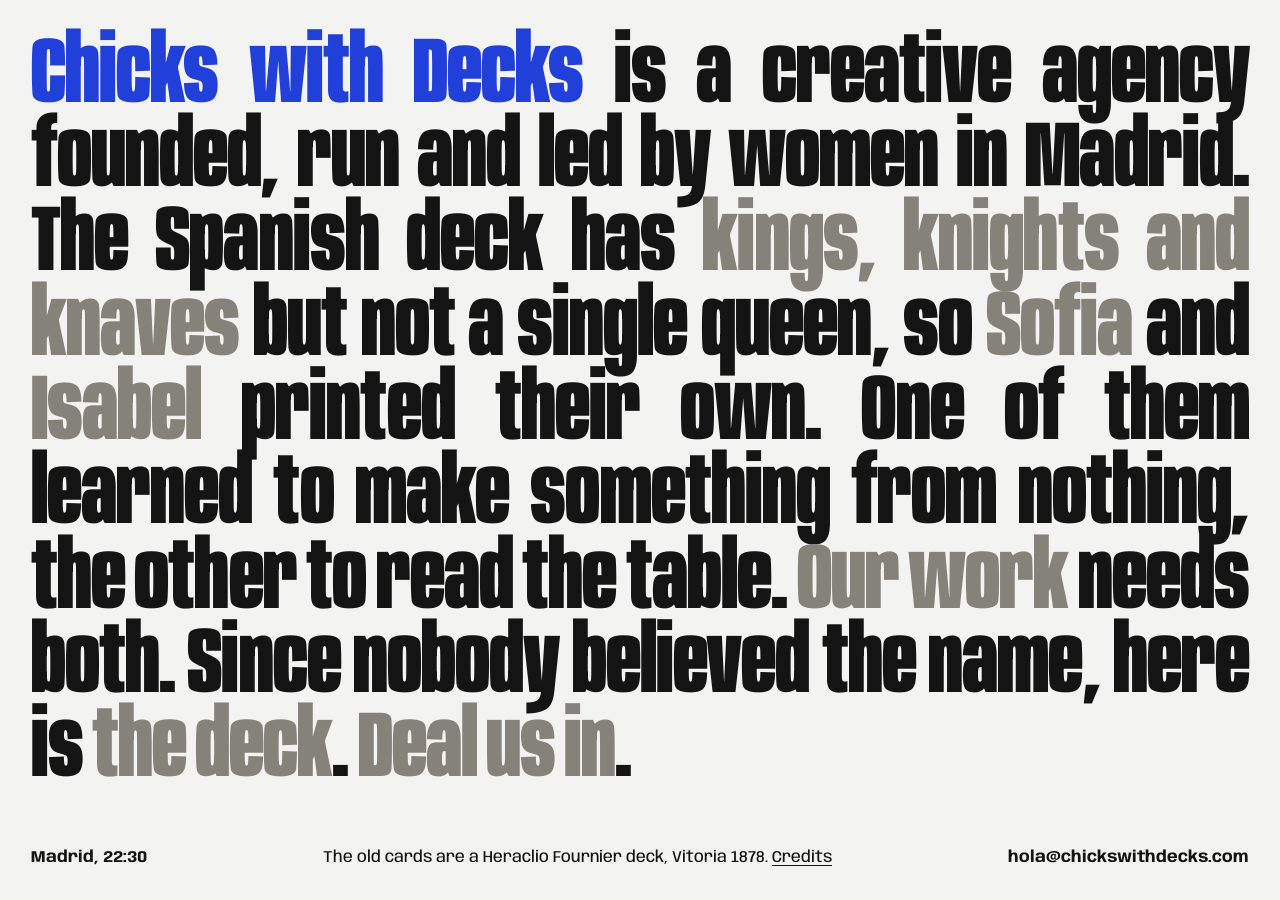
<file: index.html>
<!doctype html>
<html lang="en">
<head>
<meta charset="utf-8">
<meta name="viewport" content="width=device-width, initial-scale=1">
<title>Chicks with Decks</title>
<meta name="description" content="Chicks with Decks is a creative agency founded, run and led by women in Madrid, by Sofia Navarro and Isabel Romero.">
<meta property="og:type" content="website">
<meta property="og:site_name" content="Chicks with Decks">
<meta property="og:title" content="Chicks with Decks">
<meta property="og:description" content="A creative agency founded, run and led by women in Madrid. The Spanish deck has no queen, so Sofia Navarro and Isabel Romero printed their own.">
<meta name="theme-color" content="#F3F3F1">
<link rel="preconnect" href="https://fonts.googleapis.com">
<link rel="preconnect" href="https://fonts.gstatic.com" crossorigin>
<link href="https://fonts.googleapis.com/css2?family=Anybody:ital,wdth,wght@0,50..150,100..900;1,50..150,100..900&display=swap" rel="stylesheet">
<link rel="stylesheet" href="css/site.css">
<link rel="icon" href="assets/favicon.svg" type="image/svg+xml">
<script>document.documentElement.classList.add('js')</script>
</head>
<body class="home">

<svg width="0" height="0" style="position:absolute" aria-hidden="true" focusable="false">
  <defs>
    <symbol id="frame-0" viewBox="0 0 63 98"><path d="M5 5H58M5 93H58M5 5V93M58 5V93" fill="none" stroke="currentColor" stroke-width=".7"/></symbol>
    <symbol id="frame-1" viewBox="0 0 63 98"><path d="M5 5H29M34 5H58M5 93H29M34 93H58M5 5V93M58 5V93" fill="none" stroke="currentColor" stroke-width=".7"/></symbol>
    <symbol id="frame-2" viewBox="0 0 63 98"><path d="M5 5H19.3M24.3 5H38.7M43.7 5H58M5 93H19.3M24.3 93H38.7M43.7 93H58M5 5V93M58 5V93" fill="none" stroke="currentColor" stroke-width=".7"/></symbol>
    <symbol id="frame-3" viewBox="0 0 63 98"><path d="M5 5H14.5M19.5 5H29M34 5H43.5M48.5 5H58M5 93H14.5M19.5 93H29M34 93H43.5M48.5 93H58M5 5V93M58 5V93" fill="none" stroke="currentColor" stroke-width=".7"/></symbol>
    <symbol id="pip-oros" viewBox="0 0 100 100">
      <circle cx="50" cy="50" r="44" fill="#E3A100" stroke="#141414" stroke-width="3.5"/>
      <circle cx="50" cy="50" r="31" fill="none" stroke="#141414" stroke-width="3"/>
      <path d="M50 21C58 36 58 64 50 79C42 64 42 36 50 21ZM21 50C36 42 64 42 79 50C64 58 36 58 21 50Z" fill="#D3271C" stroke="#141414" stroke-width="2.5" stroke-linejoin="round"/>
      <circle cx="50" cy="50" r="6" fill="#FDFDFB" stroke="#141414" stroke-width="2.5"/>
    </symbol>
    <symbol id="pip-copas" viewBox="0 0 100 100">
      <path d="M20 9H80C80 40 70 54 50 56C30 54 20 40 20 9Z" fill="#D3271C" stroke="#141414" stroke-width="3.5" stroke-linejoin="round"/>
      <path d="M21 9H79V18H21Z" fill="#E3A100" stroke="#141414" stroke-width="3" stroke-linejoin="round"/>
      <path d="M44 55H56L55 78H45Z" fill="#E3A100" stroke="#141414" stroke-width="3" stroke-linejoin="round"/>
      <ellipse cx="50" cy="66" rx="10" ry="5" fill="#E3A100" stroke="#141414" stroke-width="3"/>
      <path d="M25 92C29 81 41 77 50 77C59 77 71 81 75 92Z" fill="#E3A100" stroke="#141414" stroke-width="3.5" stroke-linejoin="round"/>
    </symbol>
    <symbol id="pip-espadas" viewBox="0 0 100 100">
      <g transform="rotate(-22 50 50)">
        <path d="M45.5 33H54.5V85L50 97L45.5 85Z" fill="#2140D9" stroke="#141414" stroke-width="3" stroke-linejoin="round"/>
        <rect x="45.5" y="11" width="9" height="19" rx="1.5" fill="#D3271C" stroke="#141414" stroke-width="3"/>
        <circle cx="50" cy="8" r="5.5" fill="#E3A100" stroke="#141414" stroke-width="3"/>
        <path d="M23 28C36 32 64 32 77 28V35C64 39 36 39 23 35Z" fill="#E3A100" stroke="#141414" stroke-width="3" stroke-linejoin="round"/>
      </g>
    </symbol>
    <symbol id="pip-bastos" viewBox="0 0 100 100">
      <g transform="rotate(24 50 50)">
        <path d="M40 15C40 4 60 4 60 15L55.5 91C55.5 97 44.5 97 44.5 91Z" fill="#1D7A3E" stroke="#141414" stroke-width="3" stroke-linejoin="round"/>
        <ellipse cx="55.5" cy="30" rx="5.5" ry="3.4" fill="#E3A100" stroke="#141414" stroke-width="2.5"/>
        <ellipse cx="44.8" cy="50" rx="5" ry="3.2" fill="#E3A100" stroke="#141414" stroke-width="2.5"/>
        <ellipse cx="54.2" cy="70" rx="4.5" ry="3" fill="#E3A100" stroke="#141414" stroke-width="2.5"/>
      </g>
    </symbol>
    <symbol id="crown" viewBox="0 0 100 72">
      <path d="M8 57L14 15L32 39L50 7L68 39L86 15L92 57Z" fill="#E3A100" stroke="#141414" stroke-width="3.5" stroke-linejoin="round"/>
      <rect x="8" y="55" width="84" height="13" fill="#D3271C" stroke="#141414" stroke-width="3.5"/>
      <circle cx="14" cy="13" r="4.5" fill="#FDFDFB" stroke="#141414" stroke-width="3"/>
      <circle cx="50" cy="6" r="4.5" fill="#FDFDFB" stroke="#141414" stroke-width="3"/>
      <circle cx="86" cy="13" r="4.5" fill="#FDFDFB" stroke="#141414" stroke-width="3"/>
      <circle cx="30" cy="61.5" r="3" fill="#E3A100"/><circle cx="50" cy="61.5" r="3" fill="#FDFDFB"/><circle cx="70" cy="61.5" r="3" fill="#E3A100"/>
    </symbol>
  </defs>
</svg>

<main>
  <div class="manifesto" id="manifesto">
    <h1>Chicks with Decks</h1> is a creative agency founded, run and led by women in Madrid. The Spanish deck has <a href="queens.html#twelve" data-suit="copas" data-hand="court">kings, knights and knaves</a> but not a single queen, so <a href="queens.html#sofia" data-suit="bastos" data-hand="sofia">Sofia</a> and <a href="queens.html#isabel" data-suit="espadas" data-hand="isabel">Isabel</a> printed their own. One of them learned to make something from nothing, the other to read the table. <a href="work.html" data-suit="oros" data-hand="work">Our work</a> needs both. Since nobody believed the name, here is <a href="deck.html" data-suit="copas" data-hand="aces">the deck</a>. <a href="mailto:hola@chickswithdecks.com?subject=Deal%20us%20in" data-suit="espadas" data-hand="backs">Deal us in</a>.
  </div>
</main>

<footer class="home-foot">
  <span>Madrid, <time id="clock" datetime="">--:--</time></span>
  <span class="credit">The old cards are a Heraclio Fournier deck, Vitoria 1878. <a href="deck.html#credits">Credits</a></span>
  <a href="mailto:hola@chickswithdecks.com">hola@chickswithdecks.com</a>
</footer>

<div class="table" aria-hidden="true">
  <div class="hand" data-hand="court">
    <img class="card" src="assets/cards/sota-copas.jpg" alt="" style="--i:0;--n:3">
    <img class="card" src="assets/cards/caballo-copas.jpg" alt="" style="--i:1;--n:3">
    <img class="card" src="assets/cards/rey-copas.jpg" alt="" style="--i:2;--n:3">
  </div>
  <div class="hand" data-hand="sofia">
    <img class="card" src="assets/cards/sota-bastos.jpg" alt="" style="--i:0;--n:2">
    <div class="card card--queen card--bastos" style="--i:1;--n:2" aria-hidden="true">
          <svg class="card__svg" viewBox="0 0 63 98" aria-hidden="true"><use href="#frame-3"/><text class="card__t" x="7.4" y="13.6">13</text><text class="card__t" x="55.6" y="84.4" transform="rotate(180 55.6 84.4)">13</text><use href="#crown" x="13" y="16" width="37" height="26.6"/><use href="#pip-bastos" x="16.5" y="41" width="30" height="30"/><text class="card__nm" x="31.5" y="84" text-anchor="middle">Sofia</text></svg>
        </div>
  </div>
  <div class="hand" data-hand="isabel">
    <img class="card" src="assets/cards/rey-espadas.jpg" alt="" style="--i:0;--n:2">
    <div class="card card--queen card--espadas" style="--i:1;--n:2" aria-hidden="true">
          <svg class="card__svg" viewBox="0 0 63 98" aria-hidden="true"><use href="#frame-2"/><text class="card__t" x="7.4" y="13.6">13</text><text class="card__t" x="55.6" y="84.4" transform="rotate(180 55.6 84.4)">13</text><use href="#crown" x="13" y="16" width="37" height="26.6"/><use href="#pip-espadas" x="16.5" y="41" width="30" height="30"/><text class="card__nm" x="31.5" y="84" text-anchor="middle">Isabel</text></svg>
        </div>
  </div>
  <div class="hand" data-hand="work">
    <div class="card card--work card--bastos has-photo" style="--i:0;--n:3">
      <img class="card__photo" src="assets/work/red-umbrella.jpg" alt="">
      <svg class="card__frame" viewBox="0 0 63 98"><use href="#frame-3"/></svg>
      <span class="card__n">2</span><span class="card__n card__n--flip">2</span>
      <span class="card__line">Solo si llueve</span>
      <span class="card__client">Umbrella maker, 2025</span>
    </div>
    <div class="card card--work card--espadas" style="--i:1;--n:3">
      <svg class="card__frame" viewBox="0 0 63 98"><use href="#frame-2"/></svg>
      <span class="card__n">1</span><span class="card__n card__n--flip">1</span>
      <span class="card__line">Lo sentimos.</span>
      <span class="card__client">Challenger bank, 2025</span>
    </div>
    <div class="card card--work card--oros has-photo" style="--i:2;--n:3">
      <img class="card__photo" src="assets/work/plaza-herce.jpg" alt="">
      <svg class="card__frame" viewBox="0 0 63 98"><use href="#frame-0"/></svg>
      <span class="card__n">4</span><span class="card__n card__n--flip">4</span>
      <span class="card__line">En tu pueblo</span>
      <span class="card__client">Music festival, 2026</span>
    </div>
  </div>
  <div class="hand" data-hand="aces">
    <img class="card" src="assets/cards/as-espadas.jpg" alt="" style="--i:0;--n:4">
    <img class="card" src="assets/cards/as-bastos.jpg" alt="" style="--i:1;--n:4">
    <img class="card" src="assets/cards/as-copas.jpg" alt="" style="--i:2;--n:4">
    <img class="card" src="assets/cards/as-oros.jpg" alt="" style="--i:3;--n:4">
  </div>
  <div class="hand" data-hand="backs">
    <img class="card" src="assets/cards/reverso.jpg" alt="" style="--i:0;--n:3">
    <img class="card" src="assets/cards/reverso.jpg" alt="" style="--i:1;--n:3">
    <img class="card" src="assets/cards/reverso.jpg" alt="" style="--i:2;--n:3">
  </div>
</div>

<script src="js/site.js" defer></script>
</body>
</html>
</file>
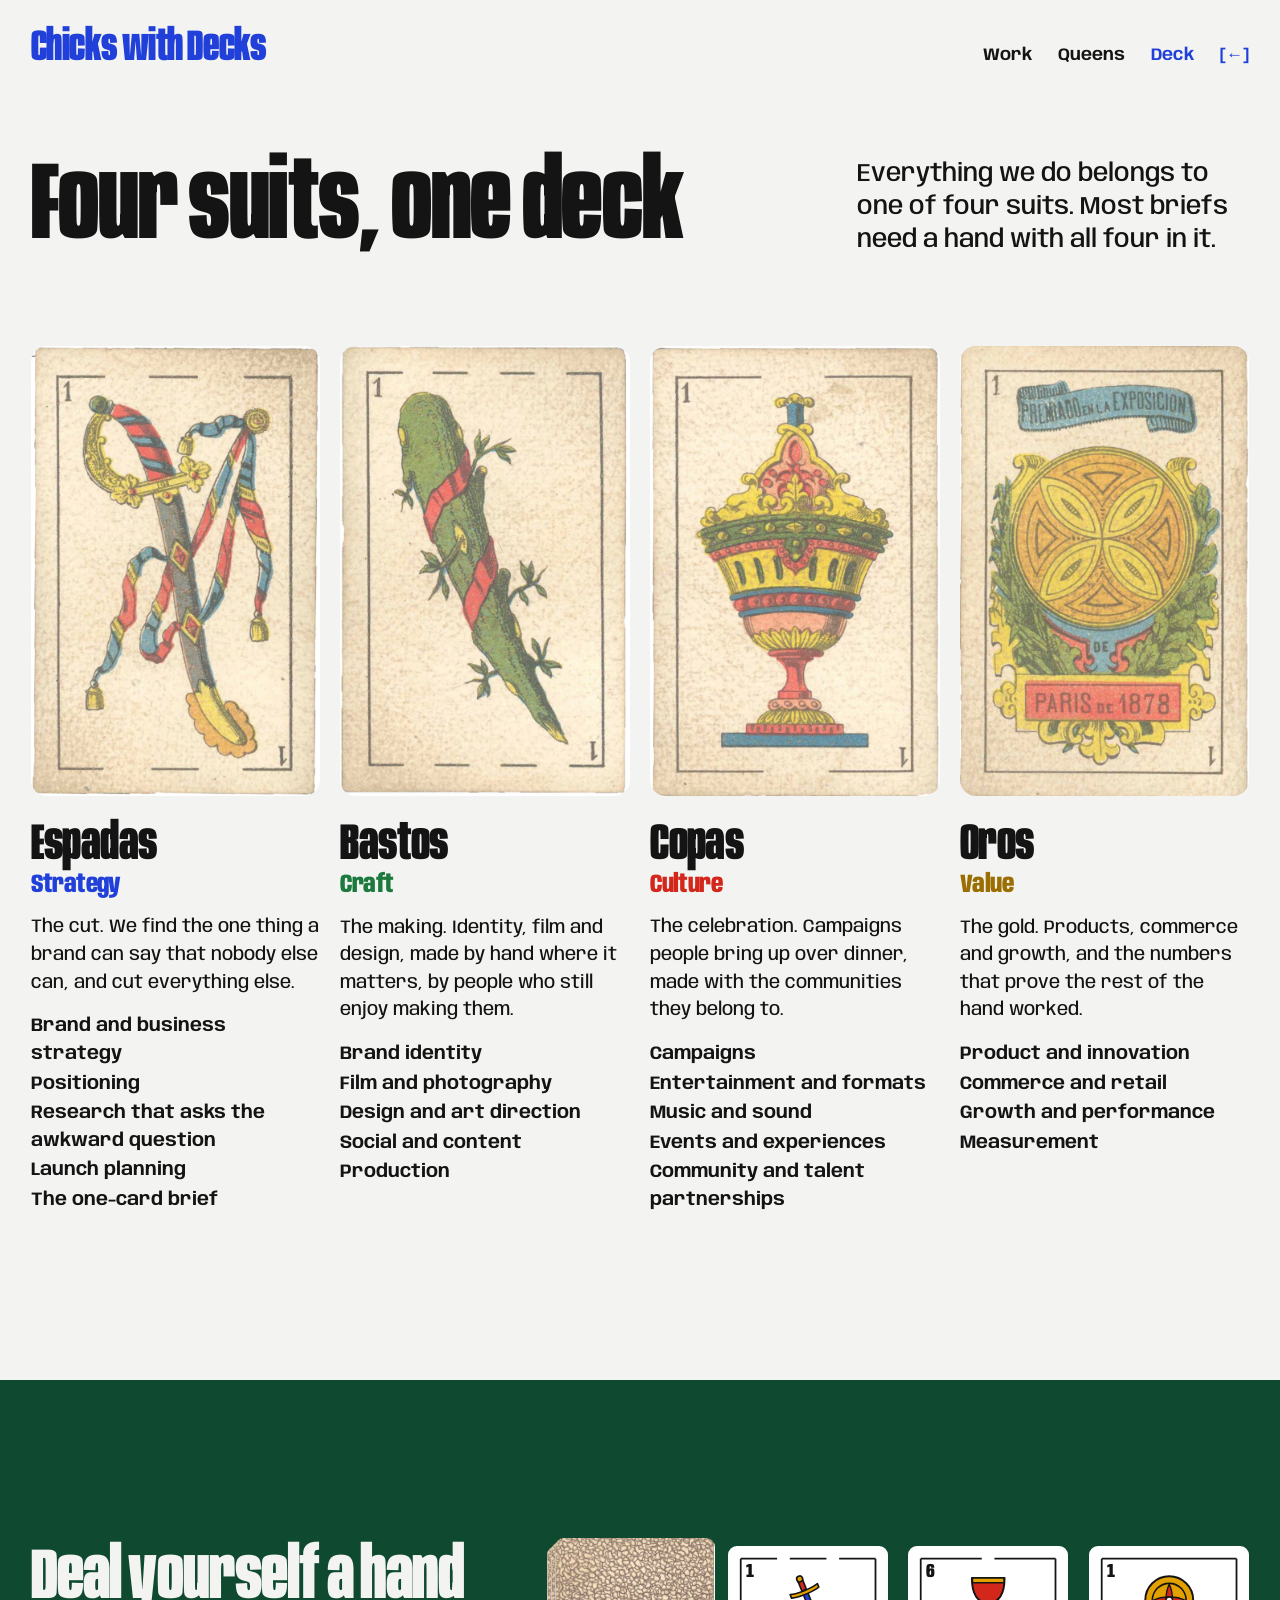
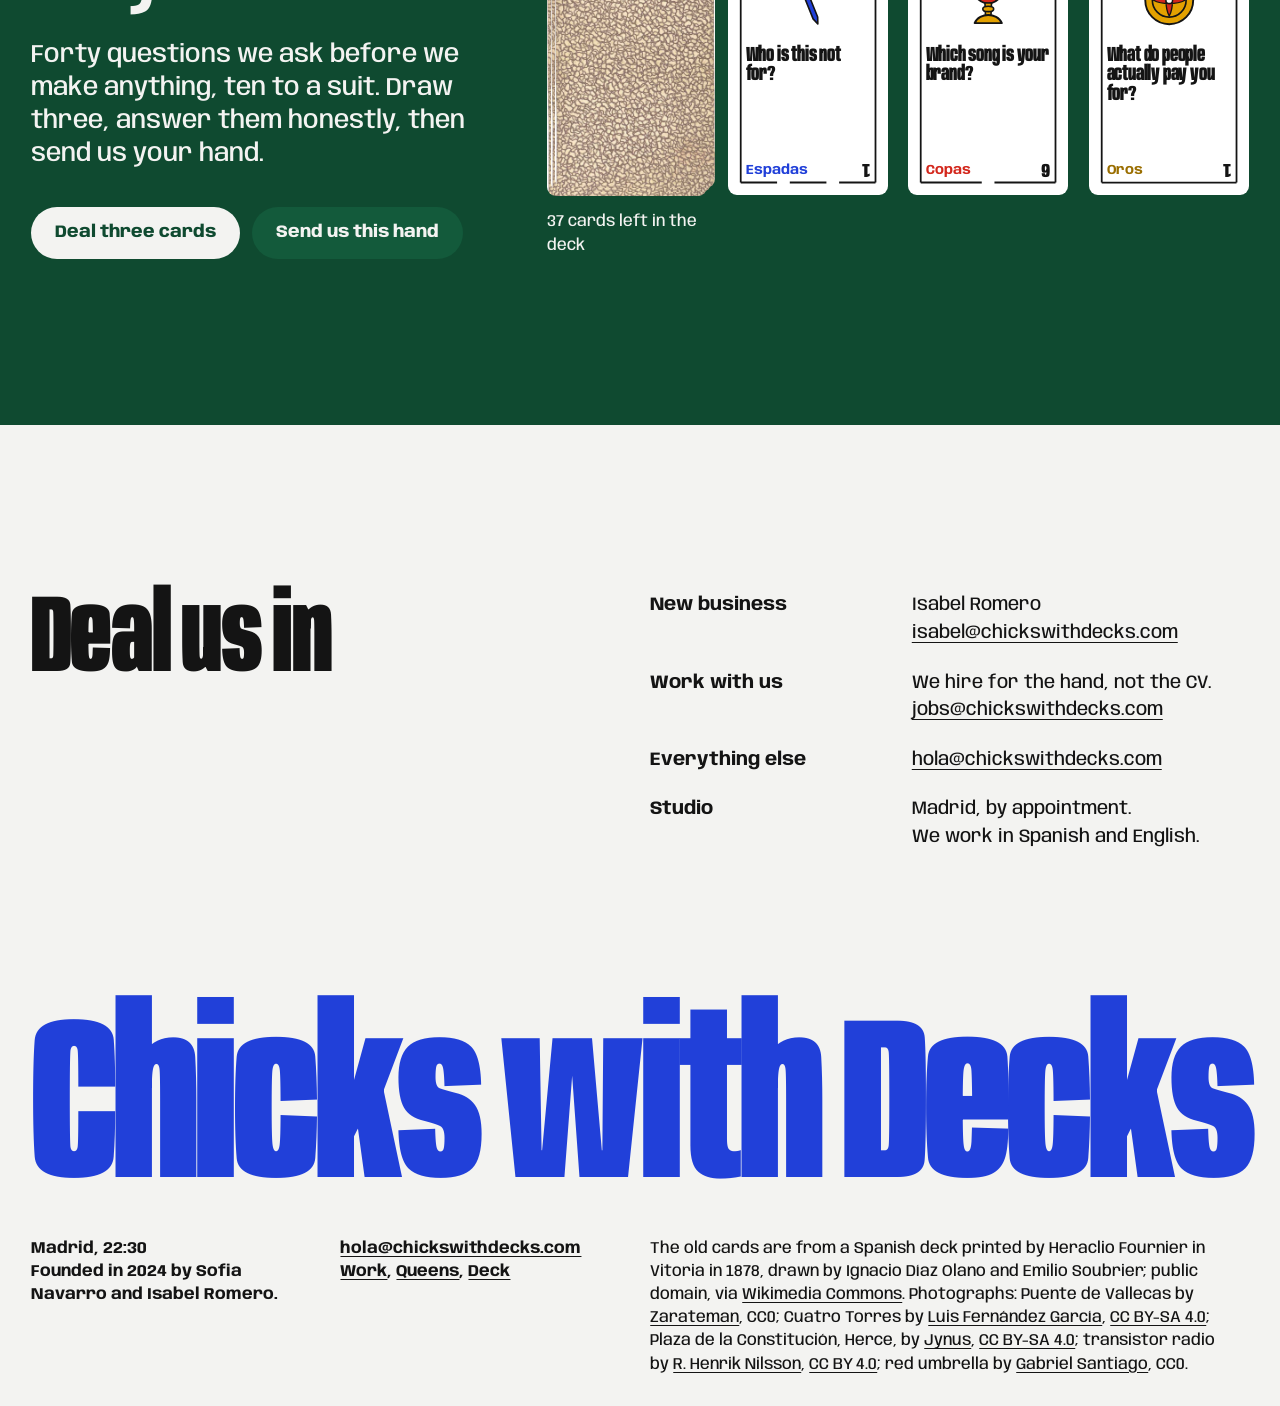
<file: deck.html>
<!doctype html>
<html lang="en">
<head>
<meta charset="utf-8">
<meta name="viewport" content="width=device-width, initial-scale=1">
<title>The deck · Chicks with Decks</title>
<meta name="description" content="Strategy, craft, culture and value: the four suits of Chicks with Decks. Deal yourself a hand of the forty questions we ask before we make anything.">
<meta property="og:type" content="website">
<meta property="og:site_name" content="Chicks with Decks">
<meta property="og:title" content="The deck · Chicks with Decks">
<meta property="og:description" content="Strategy, craft, culture and value. Deal yourself a hand of the forty questions we ask before we make anything.">
<meta name="theme-color" content="#F3F3F1">
<link rel="preconnect" href="https://fonts.googleapis.com">
<link rel="preconnect" href="https://fonts.gstatic.com" crossorigin>
<link href="https://fonts.googleapis.com/css2?family=Anybody:ital,wdth,wght@0,50..150,100..900;1,50..150,100..900&display=swap" rel="stylesheet">
<link rel="stylesheet" href="css/site.css">
<link rel="icon" href="assets/favicon.svg" type="image/svg+xml">
<script>document.documentElement.classList.add('js')</script>
</head>
<body>
<svg width="0" height="0" style="position:absolute" aria-hidden="true" focusable="false">
  <defs>
    <symbol id="frame-0" viewBox="0 0 63 98"><path d="M5 5H58M5 93H58M5 5V93M58 5V93" fill="none" stroke="currentColor" stroke-width=".7"/></symbol>
    <symbol id="frame-1" viewBox="0 0 63 98"><path d="M5 5H29M34 5H58M5 93H29M34 93H58M5 5V93M58 5V93" fill="none" stroke="currentColor" stroke-width=".7"/></symbol>
    <symbol id="frame-2" viewBox="0 0 63 98"><path d="M5 5H19.3M24.3 5H38.7M43.7 5H58M5 93H19.3M24.3 93H38.7M43.7 93H58M5 5V93M58 5V93" fill="none" stroke="currentColor" stroke-width=".7"/></symbol>
    <symbol id="frame-3" viewBox="0 0 63 98"><path d="M5 5H14.5M19.5 5H29M34 5H43.5M48.5 5H58M5 93H14.5M19.5 93H29M34 93H43.5M48.5 93H58M5 5V93M58 5V93" fill="none" stroke="currentColor" stroke-width=".7"/></symbol>
    <symbol id="pip-oros" viewBox="0 0 100 100">
      <circle cx="50" cy="50" r="44" fill="#E3A100" stroke="#141414" stroke-width="3.5"/>
      <circle cx="50" cy="50" r="31" fill="none" stroke="#141414" stroke-width="3"/>
      <path d="M50 21C58 36 58 64 50 79C42 64 42 36 50 21ZM21 50C36 42 64 42 79 50C64 58 36 58 21 50Z" fill="#D3271C" stroke="#141414" stroke-width="2.5" stroke-linejoin="round"/>
      <circle cx="50" cy="50" r="6" fill="#FDFDFB" stroke="#141414" stroke-width="2.5"/>
    </symbol>
    <symbol id="pip-copas" viewBox="0 0 100 100">
      <path d="M20 9H80C80 40 70 54 50 56C30 54 20 40 20 9Z" fill="#D3271C" stroke="#141414" stroke-width="3.5" stroke-linejoin="round"/>
      <path d="M21 9H79V18H21Z" fill="#E3A100" stroke="#141414" stroke-width="3" stroke-linejoin="round"/>
      <path d="M44 55H56L55 78H45Z" fill="#E3A100" stroke="#141414" stroke-width="3" stroke-linejoin="round"/>
      <ellipse cx="50" cy="66" rx="10" ry="5" fill="#E3A100" stroke="#141414" stroke-width="3"/>
      <path d="M25 92C29 81 41 77 50 77C59 77 71 81 75 92Z" fill="#E3A100" stroke="#141414" stroke-width="3.5" stroke-linejoin="round"/>
    </symbol>
    <symbol id="pip-espadas" viewBox="0 0 100 100">
      <g transform="rotate(-22 50 50)">
        <path d="M45.5 33H54.5V85L50 97L45.5 85Z" fill="#2140D9" stroke="#141414" stroke-width="3" stroke-linejoin="round"/>
        <rect x="45.5" y="11" width="9" height="19" rx="1.5" fill="#D3271C" stroke="#141414" stroke-width="3"/>
        <circle cx="50" cy="8" r="5.5" fill="#E3A100" stroke="#141414" stroke-width="3"/>
        <path d="M23 28C36 32 64 32 77 28V35C64 39 36 39 23 35Z" fill="#E3A100" stroke="#141414" stroke-width="3" stroke-linejoin="round"/>
      </g>
    </symbol>
    <symbol id="pip-bastos" viewBox="0 0 100 100">
      <g transform="rotate(24 50 50)">
        <path d="M40 15C40 4 60 4 60 15L55.5 91C55.5 97 44.5 97 44.5 91Z" fill="#1D7A3E" stroke="#141414" stroke-width="3" stroke-linejoin="round"/>
        <ellipse cx="55.5" cy="30" rx="5.5" ry="3.4" fill="#E3A100" stroke="#141414" stroke-width="2.5"/>
        <ellipse cx="44.8" cy="50" rx="5" ry="3.2" fill="#E3A100" stroke="#141414" stroke-width="2.5"/>
        <ellipse cx="54.2" cy="70" rx="4.5" ry="3" fill="#E3A100" stroke="#141414" stroke-width="2.5"/>
      </g>
    </symbol>
    <symbol id="crown" viewBox="0 0 100 72">
      <path d="M8 57L14 15L32 39L50 7L68 39L86 15L92 57Z" fill="#E3A100" stroke="#141414" stroke-width="3.5" stroke-linejoin="round"/>
      <rect x="8" y="55" width="84" height="13" fill="#D3271C" stroke="#141414" stroke-width="3.5"/>
      <circle cx="14" cy="13" r="4.5" fill="#FDFDFB" stroke="#141414" stroke-width="3"/>
      <circle cx="50" cy="6" r="4.5" fill="#FDFDFB" stroke="#141414" stroke-width="3"/>
      <circle cx="86" cy="13" r="4.5" fill="#FDFDFB" stroke="#141414" stroke-width="3"/>
      <circle cx="30" cy="61.5" r="3" fill="#E3A100"/><circle cx="50" cy="61.5" r="3" fill="#FDFDFB"/><circle cx="70" cy="61.5" r="3" fill="#E3A100"/>
    </symbol>
  </defs>
</svg>

<header class="bar">
  <a class="wordmark" href="index.html">Chicks with Decks</a>
  <nav aria-label="Main">
    <a href="work.html">Work</a>
    <a href="queens.html">Queens</a>
    <a href="deck.html" aria-current="page">Deck</a>
    <a class="back" href="index.html" aria-label="Back to the start">[←]</a>
  </nav>
</header>

<main>
  <section class="wrap grid deck-intro" data-reveal>
    <h1 class="display h-xl">Four suits, one deck</h1>
    <p class="lead">Everything we do belongs to one of four suits. Most briefs need a hand with all four in it.</p>
  </section>

  <section class="wrap" aria-label="The four suits">
    <div class="suits" data-reveal>
      <article class="suit suit--espadas" id="espadas">
        <img src="assets/cards/as-espadas.jpg" alt="The ace of swords from an 1878 Fournier deck: a curved sabre wrapped in red and blue ribbons" width="720" height="1138">
        <h2 class="display">Espadas <span>Strategy</span></h2>
        <p>The cut. We find the one thing a brand can say that nobody else can, and cut everything else.</p>
        <ul>
          <li>Brand and business strategy</li>
          <li>Positioning</li>
          <li>Research that asks the awkward question</li>
          <li>Launch planning</li>
          <li>The one-card brief</li>
        </ul>
      </article>
      <article class="suit suit--bastos" id="bastos">
        <img src="assets/cards/as-bastos.jpg" alt="The ace of clubs from an 1878 Fournier deck: a knotted green wooden club with leaves" width="720" height="1137">
        <h2 class="display">Bastos <span>Craft</span></h2>
        <p>The making. Identity, film and design, made by hand where it matters, by people who still enjoy making them.</p>
        <ul>
          <li>Brand identity</li>
          <li>Film and photography</li>
          <li>Design and art direction</li>
          <li>Social and content</li>
          <li>Production</li>
        </ul>
      </article>
      <article class="suit suit--copas" id="copas">
        <img src="assets/cards/as-copas.jpg" alt="The ace of cups from an 1878 Fournier deck: an ornate golden chalice" width="720" height="1137">
        <h2 class="display">Copas <span>Culture</span></h2>
        <p>The celebration. Campaigns people bring up over dinner, made with the communities they belong to.</p>
        <ul>
          <li>Campaigns</li>
          <li>Entertainment and formats</li>
          <li>Music and sound</li>
          <li>Events and experiences</li>
          <li>Community and talent partnerships</li>
        </ul>
      </article>
      <article class="suit suit--oros" id="oros">
        <img src="assets/cards/as-oros.jpg" alt="The ace of coins from an 1878 Fournier deck: a large gold coin under a banner from the Paris exhibition of 1878" width="720" height="1137">
        <h2 class="display">Oros <span>Value</span></h2>
        <p>The gold. Products, commerce and growth, and the numbers that prove the rest of the hand worked.</p>
        <ul>
          <li>Product and innovation</li>
          <li>Commerce and retail</li>
          <li>Growth and performance</li>
          <li>Measurement</li>
        </ul>
      </article>
    </div>
  </section>

  <section class="felt section" id="deal" aria-labelledby="deal-title">
    <div class="grid deal">
      <div class="deal__text">
        <h2 class="display h-l" id="deal-title">Deal yourself a hand</h2>
        <p class="lead">Forty questions we ask before we make anything, ten to a suit. Draw three, answer them honestly, then send us your hand.</p>
        <div class="deal__actions">
          <button class="btn btn--paper" id="deal-btn" type="button">Deal three cards</button>
          <a class="btn btn--line" id="send-hand" href="mailto:hola@chickswithdecks.com?subject=Our%20hand">Send us this hand</a>
        </div>
      </div>
      <div class="deal__table">
        <figure class="deal__pile" aria-hidden="true">
          <img src="assets/cards/reverso.jpg" alt=""><img src="assets/cards/reverso.jpg" alt=""><img src="assets/cards/reverso.jpg" alt="">
          <figcaption id="pile-count">37 cards left in the deck</figcaption>
        </figure>
        <div class="deal__slot">
          <div class="card card--q card--espadas">
            <svg class="card__frame" viewBox="0 0 63 98" aria-hidden="true"><use href="#frame-2"/></svg>
            <span class="card__n" aria-hidden="true">1</span><span class="card__n card__n--flip" aria-hidden="true">1</span>
            <svg class="card__pip" viewBox="0 0 100 100" aria-hidden="true"><use href="#pip-espadas"/></svg>
            <p class="card__q">Who is this not for?</p>
            <span class="card__suit">Espadas</span>
          </div>
        </div>
        <div class="deal__slot">
          <div class="card card--q card--copas">
            <svg class="card__frame" viewBox="0 0 63 98" aria-hidden="true"><use href="#frame-1"/></svg>
            <span class="card__n" aria-hidden="true">6</span><span class="card__n card__n--flip" aria-hidden="true">6</span>
            <svg class="card__pip" viewBox="0 0 100 100" aria-hidden="true"><use href="#pip-copas"/></svg>
            <p class="card__q">Which song is your brand?</p>
            <span class="card__suit">Copas</span>
          </div>
        </div>
        <div class="deal__slot">
          <div class="card card--q card--oros">
            <svg class="card__frame" viewBox="0 0 63 98" aria-hidden="true"><use href="#frame-0"/></svg>
            <span class="card__n" aria-hidden="true">1</span><span class="card__n card__n--flip" aria-hidden="true">1</span>
            <svg class="card__pip" viewBox="0 0 100 100" aria-hidden="true"><use href="#pip-oros"/></svg>
            <p class="card__q">What do people actually pay you for?</p>
            <span class="card__suit">Oros</span>
          </div>
        </div>
      </div>
      <p class="deal__note" id="hand-status" aria-live="polite">Your hand: Who is this not for? Which song is your brand? What do people actually pay you for?</p>
    </div>
  </section>

  <section class="wrap section grid contact" id="deal-us-in">
    <h2 class="display h-xl">Deal us in</h2>
    <dl data-reveal>
      <dt>New business</dt>
      <dd>Isabel Romero<br><a href="mailto:isabel@chickswithdecks.com">isabel@chickswithdecks.com</a></dd>
      <dt>Work with us</dt>
      <dd>We hire for the hand, not the CV.<br><a href="mailto:jobs@chickswithdecks.com">jobs@chickswithdecks.com</a></dd>
      <dt>Everything else</dt>
      <dd><a href="mailto:hola@chickswithdecks.com">hola@chickswithdecks.com</a></dd>
      <dt>Studio</dt>
      <dd>Madrid, by appointment.<br>We work in Spanish and English.</dd>
    </dl>
  </section>
</main>

<footer class="foot">
  <a class="foot__mark" href="index.html">Chicks with Decks</a>
  <div class="foot__row" data-reveal>
    <p>Madrid, <time id="clock" datetime="">--:--</time><br>Founded in 2024 by Sofia Navarro and Isabel Romero.</p>
    <p><a href="mailto:hola@chickswithdecks.com">hola@chickswithdecks.com</a><br><a href="work.html">Work</a>, <a href="queens.html">Queens</a>, <a href="deck.html">Deck</a></p>
    <p id="credits">The old cards are from a Spanish deck printed by Heraclio Fournier in Vitoria in 1878, drawn by Ignacio Díaz Olano and Emilio Soubrier; public domain, via <a href="https://commons.wikimedia.org/wiki/File:Fournier_1878_-_errege_kopa_(ref._44470).png">Wikimedia Commons</a>. Photographs: Puente de Vallecas by <a href="https://commons.wikimedia.org/wiki/File:Madrid_-_Calle_de_Los_Santos_Inocentes_(Palomeras_Bajas,_Puente_de_Vallecas)_1.jpg">Zarateman</a>, CC0; Cuatro Torres by <a href="https://commons.wikimedia.org/wiki/File:Cuatro_Torres,_Madrid_20190210a.jpg">Luis Fernández García</a>, <a href="https://creativecommons.org/licenses/by-sa/4.0/">CC BY-SA 4.0</a>; Plaza de la Constitución, Herce, by <a href="https://commons.wikimedia.org/w/index.php?curid=70845344">Jynus</a>, <a href="https://creativecommons.org/licenses/by-sa/4.0/">CC BY-SA 4.0</a>; transistor radio by <a href="https://commons.wikimedia.org/wiki/File:1962_transistor_radio_by_Showa_Tsushinki_Mfg_Co_Japan.jpg">R. Henrik Nilsson</a>, <a href="https://creativecommons.org/licenses/by/4.0">CC BY 4.0</a>; red umbrella by <a href="https://stocksnap.io/photo/red-umbrella-45JIYYO371">Gabriel Santiago</a>, CC0.</p>
  </div>
</footer>

<script src="js/site.js" defer></script>
<script src="js/deck.js" defer></script>
</body>
</html>
</file>
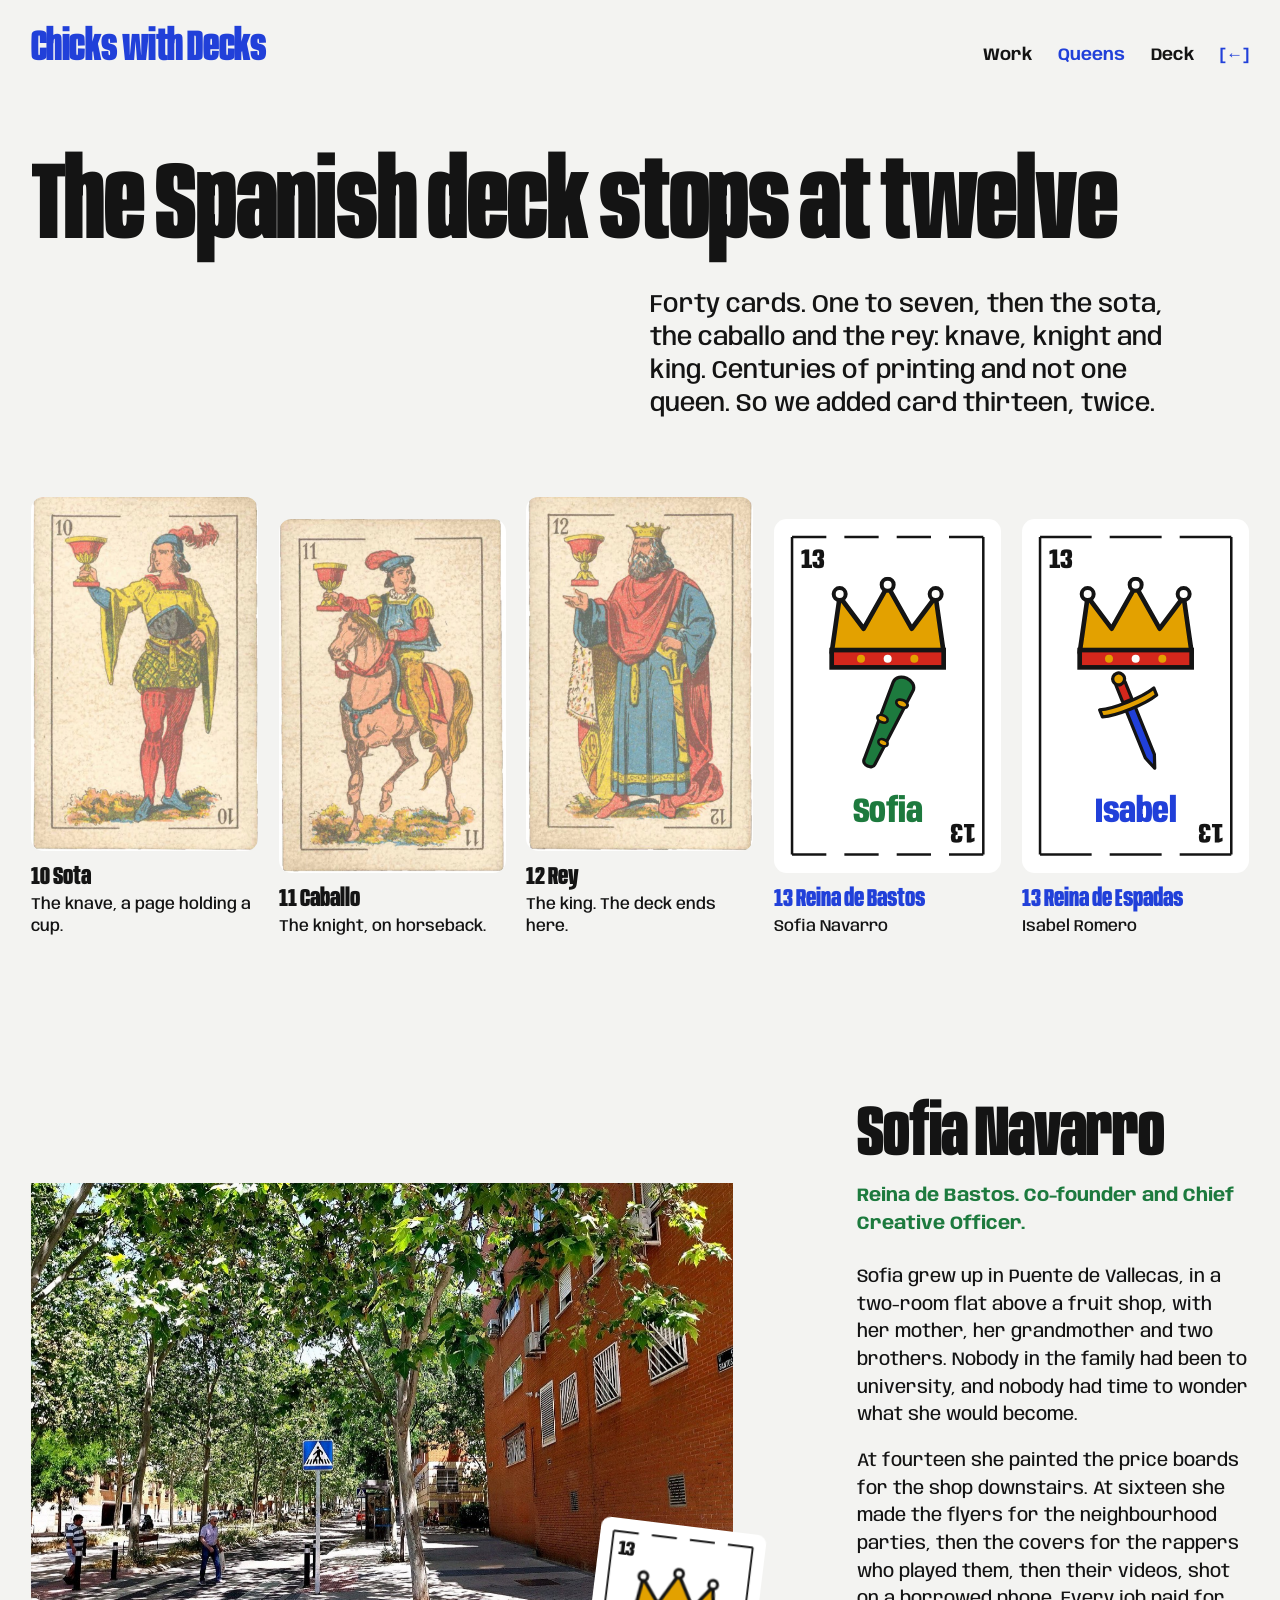
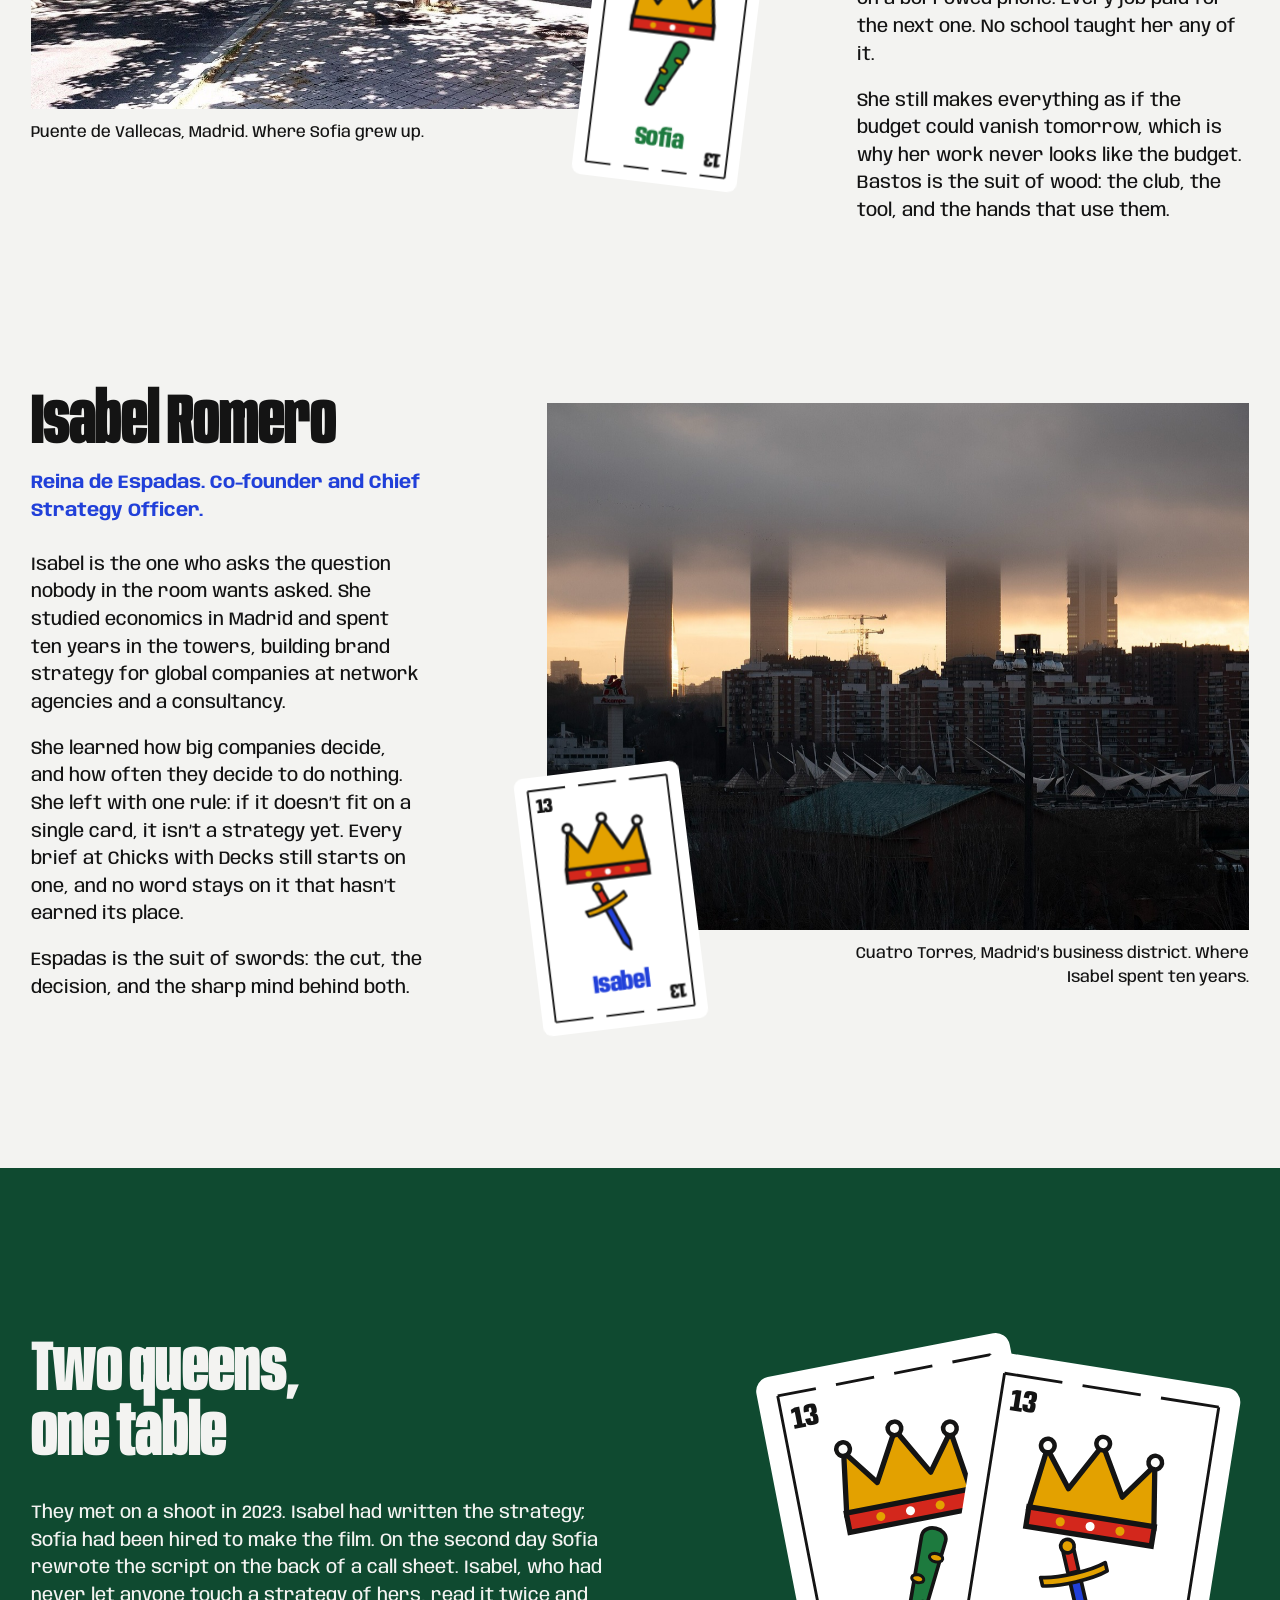
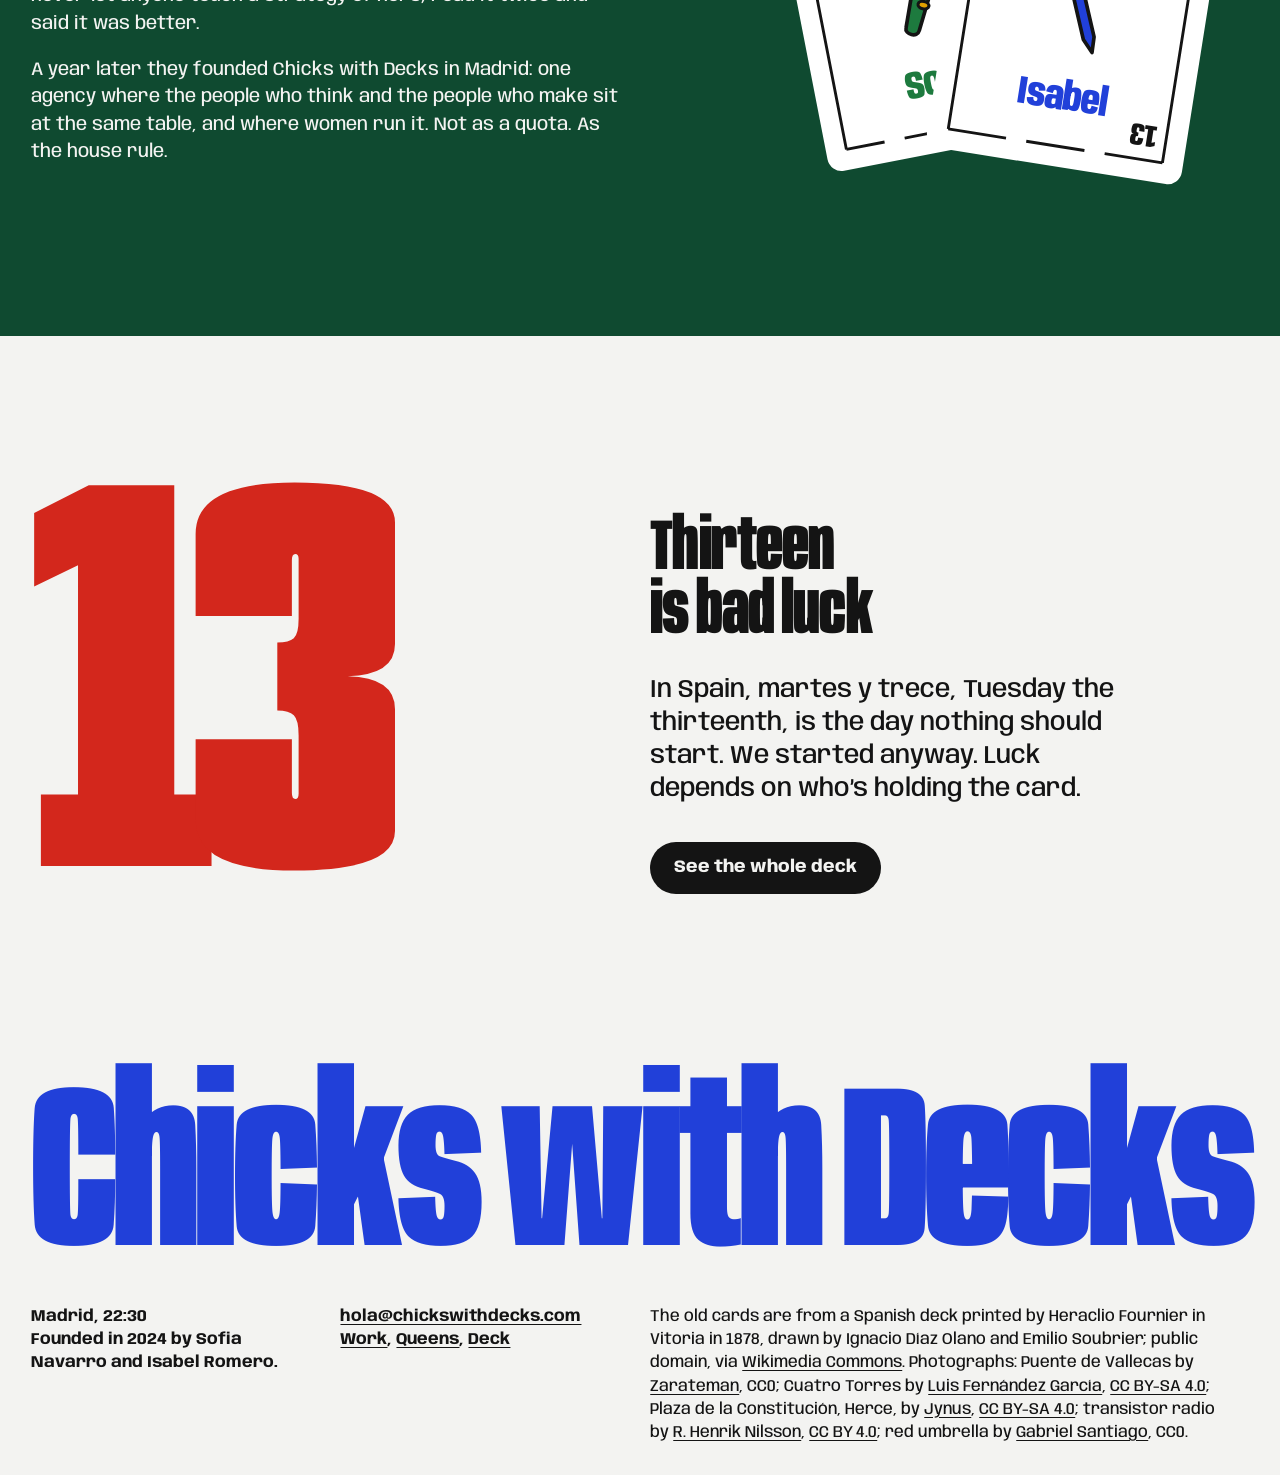
<file: queens.html>
<!doctype html>
<html lang="en">
<head>
<meta charset="utf-8">
<meta name="viewport" content="width=device-width, initial-scale=1">
<title>Queens · Chicks with Decks</title>
<meta name="description" content="Sofia Navarro and Isabel Romero founded Chicks with Decks in Madrid: the two queens the Spanish deck never had.">
<meta property="og:type" content="website">
<meta property="og:site_name" content="Chicks with Decks">
<meta property="og:title" content="Queens · Chicks with Decks">
<meta property="og:description" content="Sofia Navarro and Isabel Romero: the two queens the Spanish deck never had.">
<meta name="theme-color" content="#F3F3F1">
<link rel="preconnect" href="https://fonts.googleapis.com">
<link rel="preconnect" href="https://fonts.gstatic.com" crossorigin>
<link href="https://fonts.googleapis.com/css2?family=Anybody:ital,wdth,wght@0,50..150,100..900;1,50..150,100..900&display=swap" rel="stylesheet">
<link rel="stylesheet" href="css/site.css">
<link rel="icon" href="assets/favicon.svg" type="image/svg+xml">
<script>document.documentElement.classList.add('js')</script>
</head>
<body>
<svg width="0" height="0" style="position:absolute" aria-hidden="true" focusable="false">
  <defs>
    <symbol id="frame-0" viewBox="0 0 63 98"><path d="M5 5H58M5 93H58M5 5V93M58 5V93" fill="none" stroke="currentColor" stroke-width=".7"/></symbol>
    <symbol id="frame-1" viewBox="0 0 63 98"><path d="M5 5H29M34 5H58M5 93H29M34 93H58M5 5V93M58 5V93" fill="none" stroke="currentColor" stroke-width=".7"/></symbol>
    <symbol id="frame-2" viewBox="0 0 63 98"><path d="M5 5H19.3M24.3 5H38.7M43.7 5H58M5 93H19.3M24.3 93H38.7M43.7 93H58M5 5V93M58 5V93" fill="none" stroke="currentColor" stroke-width=".7"/></symbol>
    <symbol id="frame-3" viewBox="0 0 63 98"><path d="M5 5H14.5M19.5 5H29M34 5H43.5M48.5 5H58M5 93H14.5M19.5 93H29M34 93H43.5M48.5 93H58M5 5V93M58 5V93" fill="none" stroke="currentColor" stroke-width=".7"/></symbol>
    <symbol id="pip-oros" viewBox="0 0 100 100">
      <circle cx="50" cy="50" r="44" fill="#E3A100" stroke="#141414" stroke-width="3.5"/>
      <circle cx="50" cy="50" r="31" fill="none" stroke="#141414" stroke-width="3"/>
      <path d="M50 21C58 36 58 64 50 79C42 64 42 36 50 21ZM21 50C36 42 64 42 79 50C64 58 36 58 21 50Z" fill="#D3271C" stroke="#141414" stroke-width="2.5" stroke-linejoin="round"/>
      <circle cx="50" cy="50" r="6" fill="#FDFDFB" stroke="#141414" stroke-width="2.5"/>
    </symbol>
    <symbol id="pip-copas" viewBox="0 0 100 100">
      <path d="M20 9H80C80 40 70 54 50 56C30 54 20 40 20 9Z" fill="#D3271C" stroke="#141414" stroke-width="3.5" stroke-linejoin="round"/>
      <path d="M21 9H79V18H21Z" fill="#E3A100" stroke="#141414" stroke-width="3" stroke-linejoin="round"/>
      <path d="M44 55H56L55 78H45Z" fill="#E3A100" stroke="#141414" stroke-width="3" stroke-linejoin="round"/>
      <ellipse cx="50" cy="66" rx="10" ry="5" fill="#E3A100" stroke="#141414" stroke-width="3"/>
      <path d="M25 92C29 81 41 77 50 77C59 77 71 81 75 92Z" fill="#E3A100" stroke="#141414" stroke-width="3.5" stroke-linejoin="round"/>
    </symbol>
    <symbol id="pip-espadas" viewBox="0 0 100 100">
      <g transform="rotate(-22 50 50)">
        <path d="M45.5 33H54.5V85L50 97L45.5 85Z" fill="#2140D9" stroke="#141414" stroke-width="3" stroke-linejoin="round"/>
        <rect x="45.5" y="11" width="9" height="19" rx="1.5" fill="#D3271C" stroke="#141414" stroke-width="3"/>
        <circle cx="50" cy="8" r="5.5" fill="#E3A100" stroke="#141414" stroke-width="3"/>
        <path d="M23 28C36 32 64 32 77 28V35C64 39 36 39 23 35Z" fill="#E3A100" stroke="#141414" stroke-width="3" stroke-linejoin="round"/>
      </g>
    </symbol>
    <symbol id="pip-bastos" viewBox="0 0 100 100">
      <g transform="rotate(24 50 50)">
        <path d="M40 15C40 4 60 4 60 15L55.5 91C55.5 97 44.5 97 44.5 91Z" fill="#1D7A3E" stroke="#141414" stroke-width="3" stroke-linejoin="round"/>
        <ellipse cx="55.5" cy="30" rx="5.5" ry="3.4" fill="#E3A100" stroke="#141414" stroke-width="2.5"/>
        <ellipse cx="44.8" cy="50" rx="5" ry="3.2" fill="#E3A100" stroke="#141414" stroke-width="2.5"/>
        <ellipse cx="54.2" cy="70" rx="4.5" ry="3" fill="#E3A100" stroke="#141414" stroke-width="2.5"/>
      </g>
    </symbol>
    <symbol id="crown" viewBox="0 0 100 72">
      <path d="M8 57L14 15L32 39L50 7L68 39L86 15L92 57Z" fill="#E3A100" stroke="#141414" stroke-width="3.5" stroke-linejoin="round"/>
      <rect x="8" y="55" width="84" height="13" fill="#D3271C" stroke="#141414" stroke-width="3.5"/>
      <circle cx="14" cy="13" r="4.5" fill="#FDFDFB" stroke="#141414" stroke-width="3"/>
      <circle cx="50" cy="6" r="4.5" fill="#FDFDFB" stroke="#141414" stroke-width="3"/>
      <circle cx="86" cy="13" r="4.5" fill="#FDFDFB" stroke="#141414" stroke-width="3"/>
      <circle cx="30" cy="61.5" r="3" fill="#E3A100"/><circle cx="50" cy="61.5" r="3" fill="#FDFDFB"/><circle cx="70" cy="61.5" r="3" fill="#E3A100"/>
    </symbol>
  </defs>
</svg>

<header class="bar">
  <a class="wordmark" href="index.html">Chicks with Decks</a>
  <nav aria-label="Main">
    <a href="work.html">Work</a>
    <a href="queens.html" aria-current="page">Queens</a>
    <a href="deck.html">Deck</a>
    <a class="back" href="index.html" aria-label="Back to the start">[←]</a>
  </nav>
</header>

<main>
  <section class="wrap twelve" id="twelve">
    <div class="grid twelve__head" data-reveal>
      <h1 class="display h-xl">The Spanish deck stops at twelve</h1>
      <p class="lead">Forty cards. One to seven, then the sota, the caballo and the rey: knave, knight and king. Centuries of printing and not one queen. So we added card thirteen, twice.</p>
    </div>

    <div class="court" data-reveal>
      <figure>
        <img class="card" src="assets/cards/sota-copas.jpg" alt="The knave of cups from an 1878 Fournier deck: a young page holding up a goblet" width="720" height="1137">
        <figcaption><b>10 Sota</b>The knave, a page holding a cup.</figcaption>
      </figure>
      <figure>
        <img class="card" src="assets/cards/caballo-copas.jpg" alt="The knight of cups from an 1878 Fournier deck: a rider on a brown horse" width="720" height="1137">
        <figcaption><b>11 Caballo</b>The knight, on horseback.</figcaption>
      </figure>
      <figure>
        <img class="card" src="assets/cards/rey-copas.jpg" alt="The king of cups from an 1878 Fournier deck: a crowned, bearded king in a blue robe and red cloak" width="720" height="1137">
        <figcaption><b>12 Rey</b>The king. The deck ends here.</figcaption>
      </figure>
      <figure class="ours">
        <div class="card card--queen card--bastos" role="img" aria-label="Our card thirteen, the queen of clubs">
          <svg class="card__svg" viewBox="0 0 63 98" aria-hidden="true"><use href="#frame-3"/><text class="card__t" x="7.4" y="13.6">13</text><text class="card__t" x="55.6" y="84.4" transform="rotate(180 55.6 84.4)">13</text><use href="#crown" x="13" y="16" width="37" height="26.6"/><use href="#pip-bastos" x="16.5" y="41" width="30" height="30"/><text class="card__nm" x="31.5" y="84" text-anchor="middle">Sofia</text></svg>
        </div>
        <figcaption><b><a href="#sofia">13 Reina de Bastos</a></b>Sofia Navarro</figcaption>
      </figure>
      <figure class="ours">
        <div class="card card--queen card--espadas" role="img" aria-label="Our card thirteen, the queen of swords">
          <svg class="card__svg" viewBox="0 0 63 98" aria-hidden="true"><use href="#frame-2"/><text class="card__t" x="7.4" y="13.6">13</text><text class="card__t" x="55.6" y="84.4" transform="rotate(180 55.6 84.4)">13</text><use href="#crown" x="13" y="16" width="37" height="26.6"/><use href="#pip-espadas" x="16.5" y="41" width="30" height="30"/><text class="card__nm" x="31.5" y="84" text-anchor="middle">Isabel</text></svg>
        </div>
        <figcaption><b><a href="#isabel">13 Reina de Espadas</a></b>Isabel Romero</figcaption>
      </figure>
    </div>
  </section>

  <section class="wrap section grid queen queen--sofia" id="sofia">
    <figure class="queen__photo">
      <div class="drift"><img class="photo" src="assets/places/vallecas-calle.jpg" alt="A tree-lined street of red-brick housing blocks in Palomeras Bajas, Puente de Vallecas" width="1400" height="1050" loading="lazy"></div>
      <div class="card card--queen card--bastos" aria-hidden="true">
          <svg class="card__svg" viewBox="0 0 63 98" aria-hidden="true"><use href="#frame-3"/><text class="card__t" x="7.4" y="13.6">13</text><text class="card__t" x="55.6" y="84.4" transform="rotate(180 55.6 84.4)">13</text><use href="#crown" x="13" y="16" width="37" height="26.6"/><use href="#pip-bastos" x="16.5" y="41" width="30" height="30"/><text class="card__nm" x="31.5" y="84" text-anchor="middle">Sofia</text></svg>
        </div>
      <figcaption>Puente de Vallecas, Madrid. Where Sofia grew up.</figcaption>
    </figure>
    <div class="queen__text" data-reveal>
      <h2 class="display h-l">Sofia Navarro</h2>
      <p class="queen__role">Reina de Bastos. Co-founder and Chief Creative Officer.</p>
      <div class="prose">
        <p>Sofia grew up in Puente de Vallecas, in a two-room flat above a fruit shop, with her mother, her grandmother and two brothers. Nobody in the family had been to university, and nobody had time to wonder what she would become.</p>
        <p>At fourteen she painted the price boards for the shop downstairs. At sixteen she made the flyers for the neighbourhood parties, then the covers for the rappers who played them, then their videos, shot on a borrowed phone. Every job paid for the next one. No school taught her any of it.</p>
        <p>She still makes everything as if the budget could vanish tomorrow, which is why her work never looks like the budget. Bastos is the suit of wood: the club, the tool, and the hands that use them.</p>
      </div>
    </div>
  </section>

  <section class="wrap section grid queen queen--isabel" id="isabel">
    <div class="queen__text" data-reveal>
      <h2 class="display h-l">Isabel Romero</h2>
      <p class="queen__role">Reina de Espadas. Co-founder and Chief Strategy Officer.</p>
      <div class="prose">
        <p>Isabel is the one who asks the question nobody in the room wants asked. She studied economics in Madrid and spent ten years in the towers, building brand strategy for global companies at network agencies and a consultancy.</p>
        <p>She learned how big companies decide, and how often they decide to do nothing. She left with one rule: if it doesn’t fit on a single card, it isn’t a strategy yet. Every brief at Chicks with Decks still starts on one, and no word stays on it that hasn’t earned its place.</p>
        <p>Espadas is the suit of swords: the cut, the decision, and the sharp mind behind both.</p>
      </div>
    </div>
    <figure class="queen__photo">
      <div class="drift"><img class="photo" src="assets/places/cuatro-torres.jpg" alt="Madrid’s four business towers disappearing into low cloud at dusk, above apartment blocks" width="1400" height="1050" loading="lazy"></div>
      <div class="card card--queen card--espadas" aria-hidden="true">
          <svg class="card__svg" viewBox="0 0 63 98" aria-hidden="true"><use href="#frame-2"/><text class="card__t" x="7.4" y="13.6">13</text><text class="card__t" x="55.6" y="84.4" transform="rotate(180 55.6 84.4)">13</text><use href="#crown" x="13" y="16" width="37" height="26.6"/><use href="#pip-espadas" x="16.5" y="41" width="30" height="30"/><text class="card__nm" x="31.5" y="84" text-anchor="middle">Isabel</text></svg>
        </div>
      <figcaption>Cuatro Torres, Madrid’s business district. Where Isabel spent ten years.</figcaption>
    </figure>
  </section>

  <section class="felt section">
    <div class="grid meet">
      <div class="meet__text" data-reveal>
        <h2 class="display h-l">Two queens, one table</h2>
        <div class="prose">
          <p>They met on a shoot in 2023. Isabel had written the strategy; Sofia had been hired to make the film. On the second day Sofia rewrote the script on the back of a call sheet. Isabel, who had never let anyone touch a strategy of hers, read it twice and said it was better.</p>
          <p>A year later they founded Chicks with Decks in Madrid: one agency where the people who think and the people who make sit at the same table, and where women run it. Not as a quota. As the house rule.</p>
        </div>
      </div>
      <div class="meet__cards" aria-hidden="true">
        <div class="card card--queen card--bastos" aria-hidden="true">
          <svg class="card__svg" viewBox="0 0 63 98" aria-hidden="true"><use href="#frame-3"/><text class="card__t" x="7.4" y="13.6">13</text><text class="card__t" x="55.6" y="84.4" transform="rotate(180 55.6 84.4)">13</text><use href="#crown" x="13" y="16" width="37" height="26.6"/><use href="#pip-bastos" x="16.5" y="41" width="30" height="30"/><text class="card__nm" x="31.5" y="84" text-anchor="middle">Sofia</text></svg>
        </div>
        <div class="card card--queen card--espadas" aria-hidden="true">
          <svg class="card__svg" viewBox="0 0 63 98" aria-hidden="true"><use href="#frame-2"/><text class="card__t" x="7.4" y="13.6">13</text><text class="card__t" x="55.6" y="84.4" transform="rotate(180 55.6 84.4)">13</text><use href="#crown" x="13" y="16" width="37" height="26.6"/><use href="#pip-espadas" x="16.5" y="41" width="30" height="30"/><text class="card__nm" x="31.5" y="84" text-anchor="middle">Isabel</text></svg>
        </div>
      </div>
    </div>
  </section>

  <section class="wrap section grid thirteen">
    <p class="thirteen__n" aria-hidden="true">13</p>
    <div class="thirteen__text" data-reveal>
      <h2 class="display h-l">Thirteen is bad luck</h2>
      <p class="lead">In Spain, martes y trece, Tuesday the thirteenth, is the day nothing should start. We started anyway. Luck depends on who’s holding the card.</p>
      <p class="thirteen__cta"><a class="btn btn--ink" href="deck.html">See the whole deck</a></p>
    </div>
  </section>
</main>

<footer class="foot">
  <a class="foot__mark" href="index.html">Chicks with Decks</a>
  <div class="foot__row" data-reveal>
    <p>Madrid, <time id="clock" datetime="">--:--</time><br>Founded in 2024 by Sofia Navarro and Isabel Romero.</p>
    <p><a href="mailto:hola@chickswithdecks.com">hola@chickswithdecks.com</a><br><a href="work.html">Work</a>, <a href="queens.html">Queens</a>, <a href="deck.html">Deck</a></p>
    <p id="credits">The old cards are from a Spanish deck printed by Heraclio Fournier in Vitoria in 1878, drawn by Ignacio Díaz Olano and Emilio Soubrier; public domain, via <a href="https://commons.wikimedia.org/wiki/File:Fournier_1878_-_errege_kopa_(ref._44470).png">Wikimedia Commons</a>. Photographs: Puente de Vallecas by <a href="https://commons.wikimedia.org/wiki/File:Madrid_-_Calle_de_Los_Santos_Inocentes_(Palomeras_Bajas,_Puente_de_Vallecas)_1.jpg">Zarateman</a>, CC0; Cuatro Torres by <a href="https://commons.wikimedia.org/wiki/File:Cuatro_Torres,_Madrid_20190210a.jpg">Luis Fernández García</a>, <a href="https://creativecommons.org/licenses/by-sa/4.0/">CC BY-SA 4.0</a>; Plaza de la Constitución, Herce, by <a href="https://commons.wikimedia.org/w/index.php?curid=70845344">Jynus</a>, <a href="https://creativecommons.org/licenses/by-sa/4.0/">CC BY-SA 4.0</a>; transistor radio by <a href="https://commons.wikimedia.org/wiki/File:1962_transistor_radio_by_Showa_Tsushinki_Mfg_Co_Japan.jpg">R. Henrik Nilsson</a>, <a href="https://creativecommons.org/licenses/by/4.0">CC BY 4.0</a>; red umbrella by <a href="https://stocksnap.io/photo/red-umbrella-45JIYYO371">Gabriel Santiago</a>, CC0.</p>
  </div>
</footer>

<script src="js/site.js" defer></script>
</body>
</html>
</file>
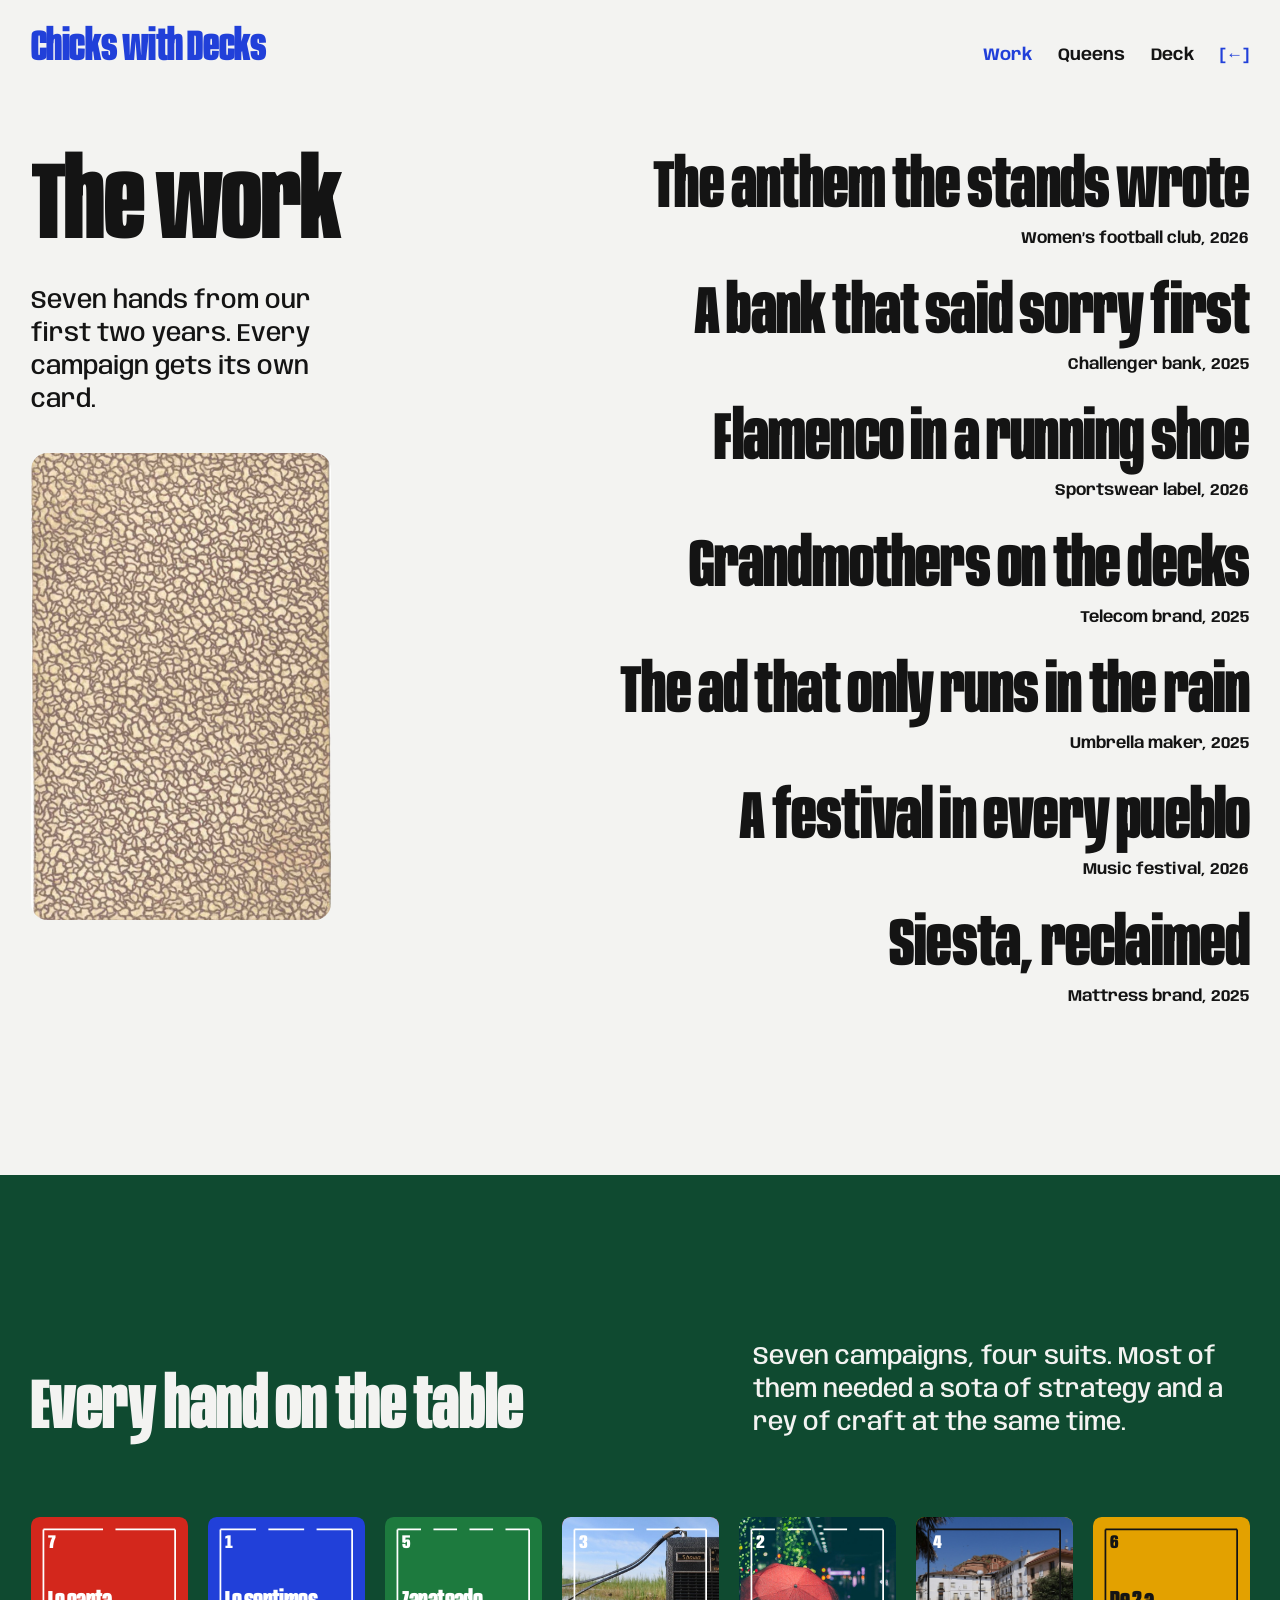
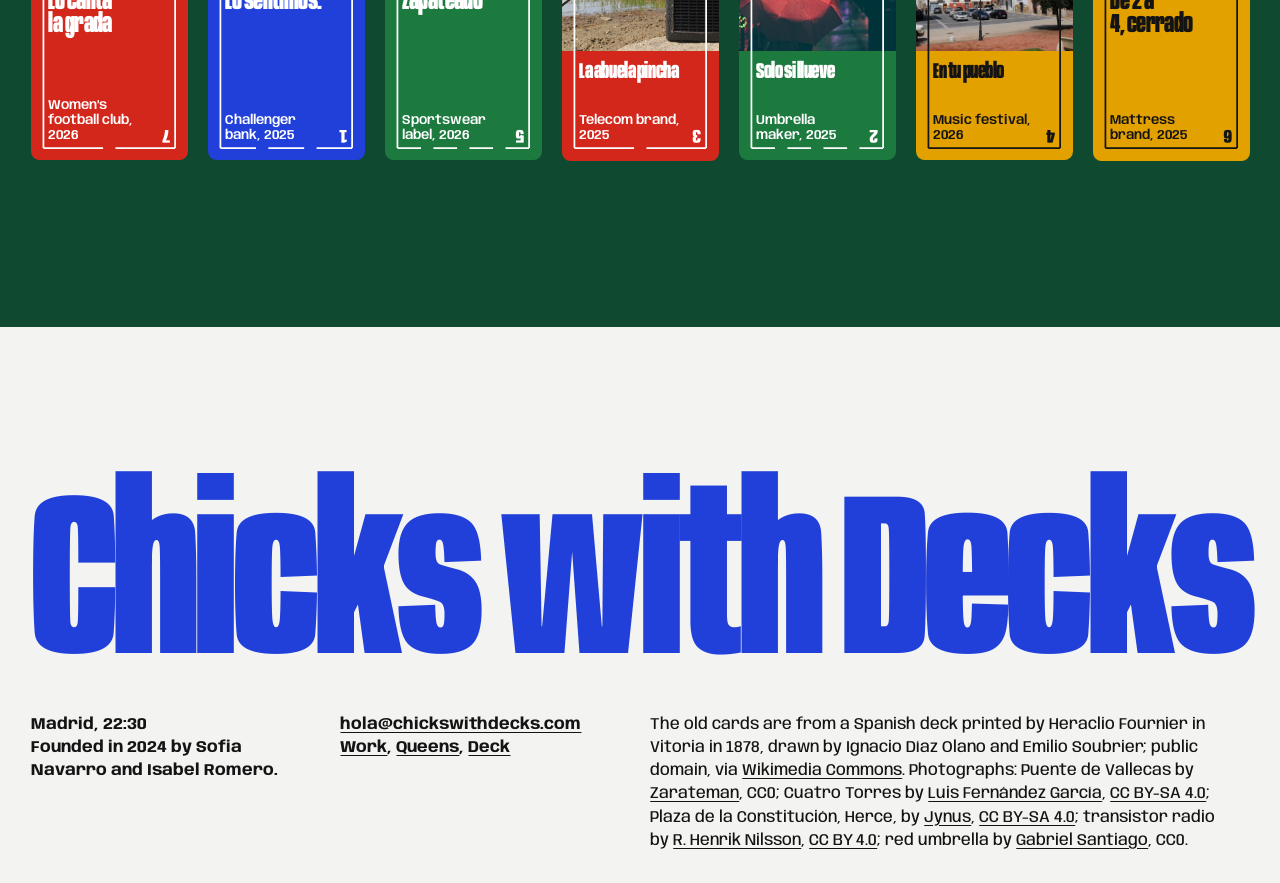
<file: work.html>
<!doctype html>
<html lang="en">
<head>
<meta charset="utf-8">
<meta name="viewport" content="width=device-width, initial-scale=1">
<title>Work · Chicks with Decks</title>
<meta name="description" content="Campaigns, launches and brand work by Chicks with Decks, the women-led creative agency from Madrid.">
<meta property="og:type" content="website">
<meta property="og:site_name" content="Chicks with Decks">
<meta property="og:title" content="Work · Chicks with Decks">
<meta property="og:description" content="Campaigns, launches and brand work by Chicks with Decks, the women-led creative agency from Madrid.">
<meta name="theme-color" content="#F3F3F1">
<link rel="preconnect" href="https://fonts.googleapis.com">
<link rel="preconnect" href="https://fonts.gstatic.com" crossorigin>
<link href="https://fonts.googleapis.com/css2?family=Anybody:ital,wdth,wght@0,50..150,100..900;1,50..150,100..900&display=swap" rel="stylesheet">
<link rel="stylesheet" href="css/site.css">
<link rel="icon" href="assets/favicon.svg" type="image/svg+xml">
<script>document.documentElement.classList.add('js')</script>
</head>
<body>
<svg width="0" height="0" style="position:absolute" aria-hidden="true" focusable="false">
  <defs>
    <symbol id="frame-0" viewBox="0 0 63 98"><path d="M5 5H58M5 93H58M5 5V93M58 5V93" fill="none" stroke="currentColor" stroke-width=".7"/></symbol>
    <symbol id="frame-1" viewBox="0 0 63 98"><path d="M5 5H29M34 5H58M5 93H29M34 93H58M5 5V93M58 5V93" fill="none" stroke="currentColor" stroke-width=".7"/></symbol>
    <symbol id="frame-2" viewBox="0 0 63 98"><path d="M5 5H19.3M24.3 5H38.7M43.7 5H58M5 93H19.3M24.3 93H38.7M43.7 93H58M5 5V93M58 5V93" fill="none" stroke="currentColor" stroke-width=".7"/></symbol>
    <symbol id="frame-3" viewBox="0 0 63 98"><path d="M5 5H14.5M19.5 5H29M34 5H43.5M48.5 5H58M5 93H14.5M19.5 93H29M34 93H43.5M48.5 93H58M5 5V93M58 5V93" fill="none" stroke="currentColor" stroke-width=".7"/></symbol>
    <symbol id="pip-oros" viewBox="0 0 100 100">
      <circle cx="50" cy="50" r="44" fill="#E3A100" stroke="#141414" stroke-width="3.5"/>
      <circle cx="50" cy="50" r="31" fill="none" stroke="#141414" stroke-width="3"/>
      <path d="M50 21C58 36 58 64 50 79C42 64 42 36 50 21ZM21 50C36 42 64 42 79 50C64 58 36 58 21 50Z" fill="#D3271C" stroke="#141414" stroke-width="2.5" stroke-linejoin="round"/>
      <circle cx="50" cy="50" r="6" fill="#FDFDFB" stroke="#141414" stroke-width="2.5"/>
    </symbol>
    <symbol id="pip-copas" viewBox="0 0 100 100">
      <path d="M20 9H80C80 40 70 54 50 56C30 54 20 40 20 9Z" fill="#D3271C" stroke="#141414" stroke-width="3.5" stroke-linejoin="round"/>
      <path d="M21 9H79V18H21Z" fill="#E3A100" stroke="#141414" stroke-width="3" stroke-linejoin="round"/>
      <path d="M44 55H56L55 78H45Z" fill="#E3A100" stroke="#141414" stroke-width="3" stroke-linejoin="round"/>
      <ellipse cx="50" cy="66" rx="10" ry="5" fill="#E3A100" stroke="#141414" stroke-width="3"/>
      <path d="M25 92C29 81 41 77 50 77C59 77 71 81 75 92Z" fill="#E3A100" stroke="#141414" stroke-width="3.5" stroke-linejoin="round"/>
    </symbol>
    <symbol id="pip-espadas" viewBox="0 0 100 100">
      <g transform="rotate(-22 50 50)">
        <path d="M45.5 33H54.5V85L50 97L45.5 85Z" fill="#2140D9" stroke="#141414" stroke-width="3" stroke-linejoin="round"/>
        <rect x="45.5" y="11" width="9" height="19" rx="1.5" fill="#D3271C" stroke="#141414" stroke-width="3"/>
        <circle cx="50" cy="8" r="5.5" fill="#E3A100" stroke="#141414" stroke-width="3"/>
        <path d="M23 28C36 32 64 32 77 28V35C64 39 36 39 23 35Z" fill="#E3A100" stroke="#141414" stroke-width="3" stroke-linejoin="round"/>
      </g>
    </symbol>
    <symbol id="pip-bastos" viewBox="0 0 100 100">
      <g transform="rotate(24 50 50)">
        <path d="M40 15C40 4 60 4 60 15L55.5 91C55.5 97 44.5 97 44.5 91Z" fill="#1D7A3E" stroke="#141414" stroke-width="3" stroke-linejoin="round"/>
        <ellipse cx="55.5" cy="30" rx="5.5" ry="3.4" fill="#E3A100" stroke="#141414" stroke-width="2.5"/>
        <ellipse cx="44.8" cy="50" rx="5" ry="3.2" fill="#E3A100" stroke="#141414" stroke-width="2.5"/>
        <ellipse cx="54.2" cy="70" rx="4.5" ry="3" fill="#E3A100" stroke="#141414" stroke-width="2.5"/>
      </g>
    </symbol>
    <symbol id="crown" viewBox="0 0 100 72">
      <path d="M8 57L14 15L32 39L50 7L68 39L86 15L92 57Z" fill="#E3A100" stroke="#141414" stroke-width="3.5" stroke-linejoin="round"/>
      <rect x="8" y="55" width="84" height="13" fill="#D3271C" stroke="#141414" stroke-width="3.5"/>
      <circle cx="14" cy="13" r="4.5" fill="#FDFDFB" stroke="#141414" stroke-width="3"/>
      <circle cx="50" cy="6" r="4.5" fill="#FDFDFB" stroke="#141414" stroke-width="3"/>
      <circle cx="86" cy="13" r="4.5" fill="#FDFDFB" stroke="#141414" stroke-width="3"/>
      <circle cx="30" cy="61.5" r="3" fill="#E3A100"/><circle cx="50" cy="61.5" r="3" fill="#FDFDFB"/><circle cx="70" cy="61.5" r="3" fill="#E3A100"/>
    </symbol>
  </defs>
</svg>

<header class="bar">
  <a class="wordmark" href="index.html">Chicks with Decks</a>
  <nav aria-label="Main">
    <a href="work.html" aria-current="page">Work</a>
    <a href="queens.html">Queens</a>
    <a href="deck.html">Deck</a>
    <a class="back" href="index.html" aria-label="Back to the start">[←]</a>
  </nav>
</header>

<main class="wrap">
  <section class="grid work">
    <div class="work__aside" data-reveal>
      <h1 class="display h-xl">The work</h1>
      <p class="lead">Seven hands from our first two years. Every campaign gets its own card.</p>
      <div class="slot" aria-hidden="true"><img class="card" src="assets/cards/reverso.jpg" alt=""></div>
    </div>

    <ul class="work__list" data-reveal>
      <li class="proj" data-suit="copas">
        <button class="proj__btn" type="button" aria-expanded="false" aria-controls="p-anthem">
          <span class="proj__title">The anthem the stands wrote</span>
          <span class="proj__client">Women’s football club, 2026</span>
        </button>
        <div class="proj__desc" id="p-anthem"><p>We put the microphones in the stands instead of a studio and built the club’s anthem out of what the fans were already singing. It was on every terrace before it was on any playlist.</p></div>
        <div class="proj__card card card--work card--copas" role="img" aria-label="Campaign card: Lo canta la grada">
          <svg class="card__frame" viewBox="0 0 63 98" aria-hidden="true"><use href="#frame-1"/></svg>
          <span class="card__n">7</span><span class="card__n card__n--flip">7</span>
          <span class="card__line">Lo canta la grada</span>
          <span class="card__client">Women’s football club, 2026</span>
        </div>
      </li>

      <li class="proj" data-suit="espadas">
        <button class="proj__btn" type="button" aria-expanded="false" aria-controls="p-bank">
          <span class="proj__title">A bank that said sorry first</span>
          <span class="proj__client">Challenger bank, 2025</span>
        </button>
        <div class="proj__desc" id="p-bank"><p>Positioning and launch for a bank built around women’s money. It opened with a full-page apology for everything banks had told its customers before. The whole strategy fitted on one card.</p></div>
        <div class="proj__card card card--work card--espadas" role="img" aria-label="Campaign card: Lo sentimos">
          <svg class="card__frame" viewBox="0 0 63 98" aria-hidden="true"><use href="#frame-2"/></svg>
          <span class="card__n">1</span><span class="card__n card__n--flip">1</span>
          <span class="card__line">Lo sentimos.</span>
          <span class="card__client">Challenger bank, 2025</span>
        </div>
      </li>

      <li class="proj" data-suit="bastos">
        <button class="proj__btn" type="button" aria-expanded="false" aria-controls="p-shoe">
          <span class="proj__title">Flamenco in a running shoe</span>
          <span class="proj__client">Sportswear label, 2026</span>
        </button>
        <div class="proj__desc" id="p-shoe"><p>A training shoe developed with a flamenco company and worn in on a tablao floor. We launched it with a live performance, filmed in one take, instead of an ad.</p></div>
        <div class="proj__card card card--work card--bastos" role="img" aria-label="Campaign card: Zapateado">
          <svg class="card__frame" viewBox="0 0 63 98" aria-hidden="true"><use href="#frame-3"/></svg>
          <span class="card__n">5</span><span class="card__n card__n--flip">5</span>
          <span class="card__line">Zapateado</span>
          <span class="card__client">Sportswear label, 2026</span>
        </div>
      </li>

      <li class="proj" data-suit="copas">
        <button class="proj__btn" type="button" aria-expanded="false" aria-controls="p-abuelas">
          <span class="proj__title">Grandmothers on the decks</span>
          <span class="proj__client">Telecom brand, 2025</span>
        </button>
        <div class="proj__desc" id="p-abuelas"><p>A summer campaign that put women over seventy behind the decks in villages across Spain. They chose the songs; we built the films, the posters and a pop-up radio station around them.</p></div>
        <div class="proj__card card card--work card--copas has-photo" role="img" aria-label="Campaign card: La abuela pincha">
          <img class="card__photo" src="assets/work/radio-1962.jpg" alt="">
          <svg class="card__frame" viewBox="0 0 63 98" aria-hidden="true"><use href="#frame-1"/></svg>
          <span class="card__n">3</span><span class="card__n card__n--flip">3</span>
          <span class="card__line">La abuela pincha</span>
          <span class="card__client">Telecom brand, 2025</span>
        </div>
      </li>

      <li class="proj" data-suit="bastos">
        <button class="proj__btn" type="button" aria-expanded="false" aria-controls="p-rain">
          <span class="proj__title">The ad that only runs in the rain</span>
          <span class="proj__client">Umbrella maker, 2025</span>
        </button>
        <div class="proj__desc" id="p-rain"><p>Outdoor media bought by the forecast: the posters only went live in cities where it was raining. Handmade umbrellas, handmade media plan.</p></div>
        <div class="proj__card card card--work card--bastos has-photo" role="img" aria-label="Campaign card: Solo si llueve">
          <img class="card__photo" src="assets/work/red-umbrella.jpg" alt="">
          <svg class="card__frame" viewBox="0 0 63 98" aria-hidden="true"><use href="#frame-3"/></svg>
          <span class="card__n">2</span><span class="card__n card__n--flip">2</span>
          <span class="card__line">Solo si llueve</span>
          <span class="card__client">Umbrella maker, 2025</span>
        </div>
      </li>

      <li class="proj" data-suit="oros">
        <button class="proj__btn" type="button" aria-expanded="false" aria-controls="p-pueblo">
          <span class="proj__title">A festival in every pueblo</span>
          <span class="proj__client">Music festival, 2026</span>
        </button>
        <div class="proj__desc" id="p-pueblo"><p>Instead of another weekend in a field, the festival toured village squares on a stage built into a truck. Same line-up, and an audience that had never been to a festival.</p></div>
        <div class="proj__card card card--work card--oros has-photo" role="img" aria-label="Campaign card: En tu pueblo">
          <img class="card__photo" src="assets/work/plaza-herce.jpg" alt="">
          <svg class="card__frame" viewBox="0 0 63 98" aria-hidden="true"><use href="#frame-0"/></svg>
          <span class="card__n">4</span><span class="card__n card__n--flip">4</span>
          <span class="card__line">En tu pueblo</span>
          <span class="card__client">Music festival, 2026</span>
        </div>
      </li>

      <li class="proj" data-suit="oros">
        <button class="proj__btn" type="button" aria-expanded="false" aria-controls="p-siesta">
          <span class="proj__title">Siesta, reclaimed</span>
          <span class="proj__client">Mattress brand, 2025</span>
        </button>
        <div class="proj__desc" id="p-siesta"><p>A campaign that was also a company policy. The brand closed its own offices from two to four, invited every employer in Spain to do the same, and published the list of those who did.</p></div>
        <div class="proj__card card card--work card--oros" role="img" aria-label="Campaign card: De 2 a 4, cerrado">
          <svg class="card__frame" viewBox="0 0 63 98" aria-hidden="true"><use href="#frame-0"/></svg>
          <span class="card__n">6</span><span class="card__n card__n--flip">6</span>
          <span class="card__line">De 2 a 4, cerrado</span>
          <span class="card__client">Mattress brand, 2025</span>
        </div>
      </li>
    </ul>
  </section>
  <section class="felt section spread" aria-labelledby="spread-title">
    <div class="grid spread__head" data-reveal>
      <h2 class="display h-l" id="spread-title">Every hand on the table</h2>
      <p class="lead">Seven campaigns, four suits. Most of them needed a sota of strategy and a rey of craft at the same time.</p>
    </div>
    <div class="spread__row" data-reveal>
      <div class="card card--work card--copas" role="img" aria-label="Campaign card: Lo canta la grada">
          <svg class="card__frame" viewBox="0 0 63 98" aria-hidden="true"><use href="#frame-1"/></svg>
          <span class="card__n">7</span><span class="card__n card__n--flip">7</span>
          <span class="card__line">Lo canta la grada</span>
          <span class="card__client">Women’s football club, 2026</span>
      </div>
      <div class="card card--work card--espadas" role="img" aria-label="Campaign card: Lo sentimos">
          <svg class="card__frame" viewBox="0 0 63 98" aria-hidden="true"><use href="#frame-2"/></svg>
          <span class="card__n">1</span><span class="card__n card__n--flip">1</span>
          <span class="card__line">Lo sentimos.</span>
          <span class="card__client">Challenger bank, 2025</span>
      </div>
      <div class="card card--work card--bastos" role="img" aria-label="Campaign card: Zapateado">
          <svg class="card__frame" viewBox="0 0 63 98" aria-hidden="true"><use href="#frame-3"/></svg>
          <span class="card__n">5</span><span class="card__n card__n--flip">5</span>
          <span class="card__line">Zapateado</span>
          <span class="card__client">Sportswear label, 2026</span>
      </div>
      <div class="card card--work card--copas has-photo" role="img" aria-label="Campaign card: La abuela pincha">
          <img class="card__photo" src="assets/work/radio-1962.jpg" alt="">
          <svg class="card__frame" viewBox="0 0 63 98" aria-hidden="true"><use href="#frame-1"/></svg>
          <span class="card__n">3</span><span class="card__n card__n--flip">3</span>
          <span class="card__line">La abuela pincha</span>
          <span class="card__client">Telecom brand, 2025</span>
      </div>
      <div class="card card--work card--bastos has-photo" role="img" aria-label="Campaign card: Solo si llueve">
          <img class="card__photo" src="assets/work/red-umbrella.jpg" alt="">
          <svg class="card__frame" viewBox="0 0 63 98" aria-hidden="true"><use href="#frame-3"/></svg>
          <span class="card__n">2</span><span class="card__n card__n--flip">2</span>
          <span class="card__line">Solo si llueve</span>
          <span class="card__client">Umbrella maker, 2025</span>
      </div>
      <div class="card card--work card--oros has-photo" role="img" aria-label="Campaign card: En tu pueblo">
          <img class="card__photo" src="assets/work/plaza-herce.jpg" alt="">
          <svg class="card__frame" viewBox="0 0 63 98" aria-hidden="true"><use href="#frame-0"/></svg>
          <span class="card__n">4</span><span class="card__n card__n--flip">4</span>
          <span class="card__line">En tu pueblo</span>
          <span class="card__client">Music festival, 2026</span>
      </div>
      <div class="card card--work card--oros" role="img" aria-label="Campaign card: De 2 a 4, cerrado">
          <svg class="card__frame" viewBox="0 0 63 98" aria-hidden="true"><use href="#frame-0"/></svg>
          <span class="card__n">6</span><span class="card__n card__n--flip">6</span>
          <span class="card__line">De 2 a 4, cerrado</span>
          <span class="card__client">Mattress brand, 2025</span>
      </div>
    </div>
  </section>
</main>

<footer class="foot">
  <a class="foot__mark" href="index.html">Chicks with Decks</a>
  <div class="foot__row" data-reveal>
    <p>Madrid, <time id="clock" datetime="">--:--</time><br>Founded in 2024 by Sofia Navarro and Isabel Romero.</p>
    <p><a href="mailto:hola@chickswithdecks.com">hola@chickswithdecks.com</a><br><a href="work.html">Work</a>, <a href="queens.html">Queens</a>, <a href="deck.html">Deck</a></p>
    <p id="credits">The old cards are from a Spanish deck printed by Heraclio Fournier in Vitoria in 1878, drawn by Ignacio Díaz Olano and Emilio Soubrier; public domain, via <a href="https://commons.wikimedia.org/wiki/File:Fournier_1878_-_errege_kopa_(ref._44470).png">Wikimedia Commons</a>. Photographs: Puente de Vallecas by <a href="https://commons.wikimedia.org/wiki/File:Madrid_-_Calle_de_Los_Santos_Inocentes_(Palomeras_Bajas,_Puente_de_Vallecas)_1.jpg">Zarateman</a>, CC0; Cuatro Torres by <a href="https://commons.wikimedia.org/wiki/File:Cuatro_Torres,_Madrid_20190210a.jpg">Luis Fernández García</a>, <a href="https://creativecommons.org/licenses/by-sa/4.0/">CC BY-SA 4.0</a>; Plaza de la Constitución, Herce, by <a href="https://commons.wikimedia.org/w/index.php?curid=70845344">Jynus</a>, <a href="https://creativecommons.org/licenses/by-sa/4.0/">CC BY-SA 4.0</a>; transistor radio by <a href="https://commons.wikimedia.org/wiki/File:1962_transistor_radio_by_Showa_Tsushinki_Mfg_Co_Japan.jpg">R. Henrik Nilsson</a>, <a href="https://creativecommons.org/licenses/by/4.0">CC BY 4.0</a>; red umbrella by <a href="https://stocksnap.io/photo/red-umbrella-45JIYYO371">Gabriel Santiago</a>, CC0.</p>
  </div>
</footer>

<script src="js/site.js" defer></script>
</body>
</html>
</file>
<file: css/site.css>
/* Chicks with Decks — site styles
   One family (Anybody, variable width + weight). One ground, one ink,
   the brand blue, and the four suit colours of the Spanish deck. */

:root {
  --paper: #F3F3F1;
  --card: #FFFFFF;
  --ink: #141414;
  --mute: #858379;
  --brand: #2140D9;

  --oros: #E3A100;
  --oros-ink: #9A6E00;
  --copas: #D3271C;
  --espadas: #2140D9;
  --bastos: #1D7A3E;
  --felt: #0F4A30;
  --felt-2: #135A3B;

  --m: clamp(16px, 2.4vw, 40px);
  --gap: clamp(12px, 1.6vw, 24px);
  --section: clamp(96px, 13vw, 200px);

  --face: "Anybody", "Arial Narrow", "Helvetica Neue", sans-serif;
  --fs-small: 16px;
  --fs-body: clamp(17px, 0.95rem + 0.25vw, 20px);
  --fs-lead: clamp(20px, 1rem + 0.7vw, 28px);
  --fs-l: clamp(2.4rem, 5.6vw, 6.6rem);
  --fs-xl: clamp(2.6rem, 8.6vw, 10.5rem);

  --ease: cubic-bezier(.2, .8, .2, 1);
  --ease-out: cubic-bezier(.16, 1, .3, 1);
  color-scheme: light;
}

*, *::before, *::after { box-sizing: border-box; }
html { -webkit-text-size-adjust: 100%; text-size-adjust: 100%; }
body {
  margin: 0;
  background: var(--paper);
  color: var(--ink);
  font-family: var(--face);
  font-stretch: 100%;
  font-weight: 450;
  font-size: var(--fs-body);
  line-height: 1.5;
  -webkit-font-smoothing: antialiased;
  text-rendering: optimizeLegibility;
}
img, svg { display: block; max-width: 100%; }
h1, h2, h3, p, ul, ol, figure, blockquote { margin: 0; }
ul { padding: 0; list-style: none; }
a { color: inherit; }
button { font: inherit; color: inherit; background: none; border: 0; padding: 0; cursor: pointer; }
::selection { background: var(--brand); color: var(--paper); }
:focus-visible { outline: 3px solid var(--brand); outline-offset: 4px; border-radius: 2px; }
.sr-only { position: absolute; width: 1px; height: 1px; overflow: hidden; clip: rect(0 0 0 0); white-space: nowrap; }

h1, h2, .proj__title, .card__line { text-wrap: balance; }
.display {
  font-stretch: 55%;
  font-weight: 800;
  line-height: .9;
  letter-spacing: -0.012em;
}

/* ───────────── Home: one sentence, the whole screen ───────────── */

body.home {
  min-height: 100vh; /* taste-skill-ignore: fallback before svh */
  min-height: 100svh;
  display: grid;
  grid-template-rows: 1fr auto;
}
.manifesto {
  padding: calc(var(--m) * 1.1) var(--m) 0;
  font-stretch: 55%;
  font-weight: 800;
  line-height: .9;
  letter-spacing: -0.01em;
  font-size: clamp(2.4rem, 6.4vw, 9rem);
  text-align: justify;
  text-justify: inter-word;
  hyphens: manual;
  max-width: 100%;
}
.manifesto h1 {
  display: inline;
  font: inherit;
  color: var(--brand);
}
.manifesto a {
  color: var(--mute);
  text-decoration: none;
  transition: color .18s var(--ease);
}
.manifesto a[data-suit="oros"]:is(:hover, :focus-visible, .is-on)    { color: var(--oros-ink); }
.manifesto a[data-suit="copas"]:is(:hover, :focus-visible, .is-on)   { color: var(--copas); }
.manifesto a[data-suit="espadas"]:is(:hover, :focus-visible, .is-on) { color: var(--espadas); }
.manifesto a[data-suit="bastos"]:is(:hover, :focus-visible, .is-on)  { color: var(--bastos); }

.manifesto .w { display: inline-block; }
.js .manifesto .w {
  opacity: 0;
  transform: translateY(.35em);
  transition: opacity .5s var(--ease-out), transform .7s var(--ease-out);
  transition-delay: calc(var(--d, 0) * 14ms + 120ms);
}
.js .manifesto.is-in .w { opacity: 1; transform: none; }

.home-foot {
  display: flex;
  justify-content: space-between;
  align-items: baseline;
  gap: 16px;
  padding: 20px var(--m) var(--m);
  font-size: var(--fs-small);
  font-weight: 700;
  line-height: 1.3;
}
.home-foot a { text-decoration: none; }
.home-foot a:hover { color: var(--brand); }
.home-foot .credit { font-weight: 450; color: var(--ink); }
.home-foot .credit a { text-decoration: underline; text-underline-offset: 3px; }
.home-foot time { font-variant-numeric: tabular-nums; }

/* The table: cards dealt from the bottom-left corner when a link is hovered. */
.table {
  position: fixed;
  left: var(--m);
  bottom: var(--m);
  width: clamp(170px, 17vw, 280px);
  aspect-ratio: 63 / 98;
  pointer-events: none;
  z-index: 5;
}
.hand { position: absolute; inset: 0; }
.table .hand > * {
  position: absolute;
  inset: 0;
  width: 100%;
  transform-origin: 50% 110%;
  transform: translate(-80vw, 40vh) rotate(-60deg);
  transition: transform .55s var(--ease), opacity .3s;
  transition-delay: calc((var(--n, 1) - var(--i, 0)) * 35ms);
  opacity: 0;
}
.table .hand.is-dealt > * {
  opacity: 1;
  transform: translateX(calc(var(--i) * 44%)) rotate(calc((var(--i) - (var(--n) - 1) / 2) * 7deg));
  transition-delay: calc(var(--i) * 70ms);
  box-shadow: 0 18px 40px -18px rgba(20, 20, 20, .45); /* taste-skill-ignore: dealt cards float over the text */
}

/* ───────────── Cards ───────────── */

.card {
  position: relative;
  aspect-ratio: 63 / 98;
  border-radius: 5.5% / 3.6%;
  background: var(--card);
  color: var(--ink);
  container-type: inline-size;
  overflow: hidden;
  font-stretch: 70%;
  font-weight: 800;
  line-height: 1;
}
img.card { height: auto; object-fit: cover; background: #E6E6E2; }
.card__frame { position: absolute; inset: 0; width: 100%; height: 100%; color: var(--ink); }
.card__n {
  position: absolute;
  top: 7%;
  left: 11%;
  font-size: 12cqi;
  letter-spacing: -0.03em;
}
.card__n--flip { top: auto; left: auto; bottom: 7%; right: 11%; transform: rotate(180deg); }

.card--oros    { --suit: var(--oros); }
.card--copas   { --suit: var(--copas); }
.card--espadas { --suit: var(--espadas); }
.card--bastos  { --suit: var(--bastos); }

/* Our queens: card thirteen, drawn as one picture */
.card__svg { position: absolute; inset: 0; width: 100%; height: 100%; color: var(--ink); }
.card__svg text { font-family: var(--face); font-weight: 800; font-variation-settings: "wdth" 70; }
.card__t { font-size: 7.6px; letter-spacing: -0.2px; fill: var(--ink); }
.card__nm { font-size: 9.6px; letter-spacing: -0.15px; fill: var(--suit); }

/* Campaign cards: the end frame of the work, in its suit colour */
.card--work { background: var(--suit); color: var(--card); }
.card--work.card--oros { color: var(--ink); }
.card--work .card__frame { color: currentColor; }
.card--work .card__pip { position: absolute; width: 22%; right: 11%; top: 7%; }
.card--work .card__line {
  position: absolute; left: 11%; right: 11%; top: 30%;
  font-size: 17cqi; font-stretch: 55%; line-height: .88; letter-spacing: -0.02em;
}
.card--work .card__client {
  position: absolute; left: 11%; right: 20%; bottom: 7%;
  font-size: 8.4cqi; font-stretch: 100%; font-weight: 600; line-height: 1.15;
}
.card--work .card__photo { position: absolute; left: 0; top: 0; width: 100%; height: 55%; object-fit: cover; }
.card--work.has-photo .card__line { top: 60%; font-size: 14cqi; }
.card--work.has-photo .card__n:not(.card__n--flip) { color: var(--card); }

/* Question cards for the deal */
.card--q .card__pip { position: absolute; width: 34%; left: 33%; top: 11%; }
.card--q .card__q {
  position: absolute; left: 11%; right: 11%; top: 40%;
  font-size: 13cqi; font-stretch: 58%; font-weight: 800; line-height: .94; letter-spacing: -0.01em;
}
.card--q .card__suit {
  position: absolute; left: 11%; bottom: 7%;
  font-size: 8.4cqi; font-stretch: 100%; font-weight: 700; color: var(--suit);
}
.card--q.card--oros .card__suit { color: var(--oros-ink); }

/* ───────────── Inner pages ───────────── */

.bar {
  display: flex;
  justify-content: space-between;
  align-items: baseline;
  gap: 24px;
  padding: calc(var(--m) * .9) var(--m) 0;
}
.wordmark {
  font-stretch: 55%;
  font-weight: 800;
  font-size: clamp(2rem, 3.4vw, 3.6rem);
  line-height: .9;
  letter-spacing: -0.01em;
  color: var(--brand);
  text-decoration: none;
}
.bar nav { display: flex; gap: clamp(14px, 2vw, 32px); align-items: baseline; font-weight: 650; font-size: 17px; }
.bar nav a { text-decoration: none; transition: color .18s var(--ease); }
.bar nav a:hover, .bar nav a[aria-current="page"] { color: var(--brand); }
.bar nav .back { color: var(--brand); }

.wrap { padding: 0 var(--m); }
.grid { display: grid; grid-template-columns: repeat(12, minmax(0, 1fr)); column-gap: var(--gap); }

.lead { font-size: var(--fs-lead); line-height: 1.32; font-weight: 500; max-width: 34ch; }
.prose p + p { margin-top: 1em; }
.prose { max-width: 62ch; }
.h-xl { font-size: var(--fs-xl); }
.h-l { font-size: var(--fs-l); }
.section { margin-top: var(--section); }

/* ── Work ── */
.work { padding-top: clamp(56px, 7vw, 110px); align-items: start; }
.work__aside {
  grid-column: 1 / span 4;
  position: sticky;
  top: var(--m);
  display: flex;
  flex-direction: column;
  gap: 28px;
}
.work__aside .lead { max-width: 24ch; }
.slot { position: relative; width: min(100%, 300px); aspect-ratio: 63 / 98; margin-top: 8px; }
.work .slot > * { position: absolute; inset: 0; width: 100%; }
.slot .card { transition: transform .5s var(--ease), opacity .25s; }
.slot .is-leaving { transform: translateX(-30%) rotate(-14deg); opacity: 0; }
.slot .is-coming { transform: translateY(14%) rotate(8deg); opacity: 0; }

.work__list { grid-column: 5 / -1; text-align: right; }
.proj + .proj { margin-top: clamp(22px, 2.6vw, 40px); }
.proj__btn { display: block; width: 100%; text-align: right; }
.proj__title {
  display: block;
  font-stretch: 55%;
  font-weight: 800;
  font-size: clamp(2.4rem, 5.3vw, 6.4rem);
  line-height: .9;
  letter-spacing: -0.012em;
  transition: color .18s var(--ease);
}
.proj__client { display: block; margin-top: 8px; font-size: 16px; font-weight: 650; }
.proj__btn:hover .proj__title, .proj__btn:focus-visible .proj__title, .proj.is-open .proj__title { color: var(--suit); }
.proj[data-suit="oros"] { --suit: var(--oros-ink); }
.proj[data-suit="copas"] { --suit: var(--copas); }
.proj[data-suit="espadas"] { --suit: var(--espadas); }
.proj[data-suit="bastos"] { --suit: var(--bastos); }
.proj__desc { max-width: 40ch; margin: 18px 0 8px auto; text-align: left; }
.js .proj__desc { display: none; }
.js .proj.is-open .proj__desc { display: block; animation: rise .5s var(--ease-out) both; }
.proj__card { display: none; }

/* ── Work: the spread ── */
.wrap > .felt { margin-left: calc(-1 * var(--m)); margin-right: calc(-1 * var(--m)); }
.spread { margin-top: var(--section); }
.spread__head { align-items: end; }
.spread__head h2 { grid-column: 1 / span 6; }
.spread__head .lead { grid-column: 8 / -1; }
.spread__row { margin-top: clamp(48px, 6vw, 96px); display: grid; grid-template-columns: repeat(7, minmax(0, 1fr)); gap: var(--gap); }
.spread__row .card { transition: transform .35s var(--ease); }
.spread__row .card:hover { transform: translateY(-12px) rotate(-2deg); }
.js .spread__row[data-reveal] > * { transform: translateY(80px) rotate(6deg); }
.js .spread__row[data-reveal].is-in > * { transform: none; }

/* ── Queens ── */
.twelve { padding-top: clamp(56px, 7vw, 110px); }
.twelve__head { align-items: start; }
.twelve__head h1 { grid-column: 1 / -1; }
.twelve__head .lead { grid-column: 7 / -1; margin-top: 32px; max-width: 40ch; }
.court {
  margin-top: clamp(48px, 6vw, 96px);
  display: grid;
  grid-template-columns: repeat(5, minmax(0, 1fr));
  gap: var(--gap);
  align-items: end;
}
.court figure { display: flex; flex-direction: column; gap: 14px; }
.court figcaption { font-size: var(--fs-small); line-height: 1.35; font-weight: 500; }
.court figcaption b { display: block; font-size: var(--fs-lead); font-stretch: 60%; font-weight: 800; line-height: 1; margin-bottom: 4px; }
.court .ours figcaption b { color: var(--brand); }
.court .ours a { text-decoration: none; }
.court .ours a:hover b { text-decoration: underline; text-underline-offset: 4px; }
.court .card { transition: transform .35s var(--ease); }
.court figure:hover .card { transform: translateY(-10px) rotate(-1.5deg); }

.queen { align-items: center; }
.queen__photo { position: relative; }
.queen__photo img.photo { width: 100%; height: auto; aspect-ratio: 4 / 3; object-fit: cover; }
.queen__photo figcaption { margin-top: 12px; font-size: var(--fs-small); }
.queen__photo .card {
  position: absolute;
  width: clamp(110px, 13vw, 210px);
  bottom: clamp(-60px, -3vw, -24px);
  transform: rotate(7deg);
}
.queen--sofia .queen__photo { grid-column: 1 / span 7; }
.queen--sofia .queen__photo .card { right: clamp(-28px, -1.5vw, -12px); }
.queen--sofia .queen__text { grid-column: 9 / -1; }
.queen--isabel .queen__text { grid-column: 1 / span 4; grid-row: 1; }
.queen--isabel .queen__photo { grid-column: 6 / -1; grid-row: 1; }
.queen--isabel .queen__photo .card { left: clamp(-28px, -1.5vw, -12px); transform: rotate(-7deg); }
.queen--isabel .queen__photo figcaption { text-align: right; padding-left: 38%; }
.queen--sofia .queen__photo figcaption { padding-right: 38%; }
.queen__text h2 { margin-bottom: 14px; }
.queen__role { font-weight: 700; margin-bottom: 26px; }
.queen--sofia .queen__role { color: var(--bastos); }
.queen--isabel .queen__role { color: var(--espadas); }

.felt {
  background: var(--felt);
  color: var(--paper);
  padding: var(--section) var(--m);
}
.felt ::selection { background: var(--paper); color: var(--felt); }
.felt :focus-visible { outline-color: var(--paper); }

.meet { align-items: center; }
.meet__text { grid-column: 1 / span 6; }
.meet__text h2 { margin-bottom: 32px; max-width: 12ch; }
.meet__cards { grid-column: 8 / -1; position: relative; height: clamp(320px, 34vw, 560px); }
.meet__cards .card {
  position: absolute; width: 52%; top: 50%; left: 50%;
}
.meet__cards .card:first-child { transform: translate(-82%, -50%) rotate(-11deg); }
.meet__cards .card:last-child { transform: translate(-18%, -46%) rotate(9deg); }

.thirteen { align-items: end; }
.thirteen__n {
  grid-column: 1 / span 6;
  font-stretch: 50%;
  font-weight: 900;
  font-size: clamp(14rem, 44vw, 46rem);
  line-height: .74;
  letter-spacing: -0.04em;
  color: var(--copas);
}
.thirteen__text { grid-column: 7 / -1; padding-bottom: 2vw; }
.thirteen__text h2 { max-width: 11ch; }
.thirteen__text .lead { margin-top: 28px; }
.thirteen__cta { margin-top: 36px; }

/* ── Deck ── */
.deck-intro { padding-top: clamp(56px, 7vw, 110px); align-items: end; }
.deck-intro h1 { grid-column: 1 / span 8; }
.deck-intro .lead { grid-column: 9 / -1; }
.suits {
  margin-top: clamp(56px, 7vw, 110px);
  display: grid;
  grid-template-columns: repeat(4, minmax(0, 1fr));
  gap: var(--gap);
}
.suit img { width: 100%; height: auto; aspect-ratio: 63 / 98; object-fit: cover; border-radius: 5.5% / 3.6%; transition: transform .35s var(--ease); }
.suit:hover img { transform: translateY(-10px) rotate(-1.5deg); }
.suit h2 { margin-top: 26px; font-size: clamp(2.4rem, 4vw, 4.4rem); }
.suit h2 span { display: block; font-size: .5em; font-stretch: 70%; margin-top: 6px; }
.suit--oros h2 span { color: var(--oros-ink); }
.suit--copas h2 span { color: var(--copas); }
.suit--espadas h2 span { color: var(--espadas); }
.suit--bastos h2 span { color: var(--bastos); }
.suit p { margin-top: 16px; }
.suit ul { margin-top: 16px; font-weight: 650; }
.suit li + li { margin-top: 2px; }

.deal { align-items: start; row-gap: 48px; }
.deal__text { grid-column: 1 / span 5; }
.deal__text h2 { margin-bottom: 28px; }
.deal__actions { display: flex; flex-wrap: wrap; gap: 12px; margin-top: 36px; }
.btn {
  display: inline-flex; align-items: center; justify-content: center;
  min-height: 52px; padding: 0 24px;
  border-radius: 999px;
  font-weight: 750; font-size: 17px; text-decoration: none;
  transition: transform .15s var(--ease), background-color .2s;
}
.btn:active { transform: scale(.96); }
.btn--paper { background: var(--paper); color: var(--felt); }
.btn--ink { background: var(--ink); color: var(--paper); }
.btn--ink:hover { background: var(--brand); }
.btn--paper:hover { background: #fff; }
.btn--line { background: var(--felt-2); color: var(--paper); }
.btn--line:hover { background: #18704a; }
.deal__table { grid-column: 6 / -1; display: grid; grid-template-columns: repeat(4, minmax(0, 1fr)); gap: var(--gap); align-items: start; }
.deal__pile { position: relative; }
.deal__pile img { width: 100%; aspect-ratio: 63/98; object-fit: cover; border-radius: 5.5% / 3.6%; }
.deal__pile img + img { position: absolute; inset: 0; transform: translate(4px, -4px); }
.deal__pile img + img + img { transform: translate(8px, -8px); }
.deal__pile figcaption { margin-top: 14px; font-size: var(--fs-small); }
.deal__slot { position: relative; }
.deal__slot .card { width: 100%; }
.deal__slot .card.is-out { transform: translate(-110%, -6%) rotate(-12deg); opacity: 0; }
.deal__slot .card.is-in { transition: transform .6s var(--ease), opacity .25s; transition-delay: calc(var(--i) * 110ms); }
.deal__note { position: absolute; width: 1px; height: 1px; overflow: hidden; clip: rect(0 0 0 0); white-space: nowrap; }

.contact { align-items: start; }
.contact h2 { grid-column: 1 / span 6; }
.contact dl { grid-column: 7 / -1; margin: 0; display: grid; grid-template-columns: minmax(0, 1fr) minmax(0, 1.4fr); gap: 22px var(--gap); }
.contact dt { font-weight: 700; }
.contact dd { margin: 0; overflow-wrap: anywhere; }
.contact a { text-underline-offset: 4px; }
.contact a:hover { color: var(--brand); }

/* ── Footer ── */
.foot { margin-top: max(var(--section), 168px); padding: 0 var(--m) var(--m); }
.foot__mark {
  display: inline-block;
  font-stretch: 55%;
  font-weight: 800;
  font-size: 13.2vw;
  line-height: .82;
  letter-spacing: -0.02em;
  color: var(--brand);
  white-space: nowrap;
  text-decoration: none;
}
.foot__row {
  margin-top: 28px;
  display: grid;
  grid-template-columns: repeat(12, minmax(0, 1fr));
  gap: 16px var(--gap);
  font-size: 16px;
  line-height: 1.45;
}
.foot__row #credits { max-width: 64ch; }
.foot__row > :nth-child(1) { grid-column: 1 / span 3; font-weight: 700; }
.foot__row > :nth-child(2) { grid-column: 4 / span 3; font-weight: 700; }
.foot__row > :nth-child(3) { grid-column: 7 / -1; }
.foot__row a { text-underline-offset: 3px; }
.foot__row a:hover { color: var(--brand); }
.felt + .foot, .felt-end { margin-top: 0; }

/* ───────────── Entrances ───────────── */

@keyframes rise { from { opacity: 0; transform: translateY(18px); } to { opacity: 1; transform: none; } }
.js [data-reveal] > * {
  opacity: 0;
  transform: translateY(26px);
  transition: opacity .6s var(--ease-out), transform .8s var(--ease-out);
  transition-delay: calc(var(--r, 0) * 80ms);
}
.js [data-reveal].is-in > * { opacity: 1; transform: none; }
.js .court[data-reveal] > *, .js .suits[data-reveal] > * { transform: translateY(60px) rotate(-3deg); }
.js .court[data-reveal].is-in > *, .js .suits[data-reveal].is-in > * { transform: none; }

.drift { overflow: hidden; }
.drift img.photo { transform: scale(1.08) translateY(var(--py, 0px)); transition: transform .1s linear; will-change: transform; }

/* ───────────── Tablet and phone ───────────── */

@media (max-width: 1000px) {
  .work__aside { grid-column: 1 / span 5; }
  .work__list { grid-column: 6 / -1; }
  .suits { grid-template-columns: repeat(2, minmax(0, 1fr)); row-gap: 72px; }
  .deal__text { grid-column: 1 / -1; max-width: 560px; }
  .deal__table { grid-column: 1 / -1; }
  .queen--sofia .queen__photo, .queen--isabel .queen__photo { grid-column: 1 / -1; grid-row: auto; }
  .queen--sofia .queen__text, .queen--isabel .queen__text { grid-column: 1 / span 10; grid-row: auto; margin-top: 72px; }
  .meet__text { grid-column: 1 / span 7; }
  .meet__cards { grid-column: 8 / -1; }
  .twelve__head .lead { grid-column: 4 / -1; }
  .queen--sofia .queen__photo .card { right: 16px; }
  .queen--isabel .queen__photo .card { left: 16px; }
  .contact h2, .contact dl { grid-column: 1 / -1; }
  .thirteen__n { grid-column: 1 / span 5; font-size: 64vw; }
  .thirteen__text { grid-column: 6 / -1; }
  .foot__row > :nth-child(1) { grid-column: 1 / span 6; }
  .foot__row > :nth-child(2) { grid-column: 7 / -1; }
  .foot__row > :nth-child(3) { grid-column: 1 / -1; }
  .spread__row { grid-template-columns: repeat(4, minmax(0, 1fr)); row-gap: 32px; }
  .spread__head h2 { grid-column: 1 / span 8; }
  .spread__head .lead { grid-column: 1 / span 9; margin-top: 24px; }
  .contact dl { margin-top: 40px; grid-template-columns: repeat(2, minmax(0, 1fr)); }
}

@media (max-width: 700px) {
  .grid { grid-template-columns: minmax(0, 1fr); }
  .grid > * { grid-column: 1 / -1 !important; grid-row: auto !important; }
  .bar { flex-wrap: wrap; row-gap: 10px; }
  .bar nav { gap: 18px; font-size: 16px; }

  .home-foot { flex-wrap: wrap; }
  .manifesto { text-align: left; }
  .home-foot .credit { order: 3; width: 100%; }
  .table { display: none; }

  .work__aside { position: static; gap: 20px; }
  .work__aside .slot { display: none; }
  .work__list { margin-top: 56px; }
  .proj__title { font-size: clamp(2.2rem, 11vw, 3.4rem); }
  .proj__card { display: block; width: 62%; margin: 22px 0 0 auto; }
  .js .proj__card { display: none; }
  .js .proj.is-open .proj__card { display: block; }

  .court { grid-template-columns: repeat(6, minmax(0, 1fr)); row-gap: 32px; }
  .spread__row { grid-template-columns: repeat(2, minmax(0, 1fr)); row-gap: var(--gap); }
  .spread__head .lead { margin-top: 24px; }
  .court figure { grid-column: span 2; }
  .court figure.ours { grid-column: span 3; }

  .queen__photo .card { width: 34%; bottom: -36px; }
  .queen--sofia .queen__text, .queen--isabel .queen__text { margin-top: 64px; }

  .meet__cards { height: 92vw; margin-top: 40px; }
  .thirteen__n { font-size: 66vw; }
  .thirteen__text { padding-bottom: 0; margin-top: 24px; }

  .deck-intro .lead { margin-top: 28px; }
  .suits { grid-template-columns: minmax(0, 1fr); row-gap: 120px; }
  .suit { display: grid; grid-template-columns: 38% 1fr; column-gap: 18px; align-items: start; }
  .suit img { grid-row: 1 / span 4; }
  .suit h2 { margin-top: 0; }

  .deal__table { grid-template-columns: repeat(2, minmax(0, 1fr)); }
  .deal__pile { display: none; }
  .deal__slot:nth-of-type(3) { grid-column: 1 / -1; width: 50%; justify-self: center; }

  .contact dl { grid-template-columns: minmax(0, 1fr); gap: 4px; margin-top: 36px; }
  .contact dd + dt { margin-top: 18px; }

  .foot__row { grid-template-columns: minmax(0, 1fr); }
  .foot__row > * { grid-column: 1 / -1 !important; }
}

@media (prefers-reduced-motion: reduce) {
  *, *::before, *::after { transition-duration: .01ms !important; animation-duration: .01ms !important; transition-delay: 0ms !important; }
  .js .manifesto .w, .js [data-reveal] > * { opacity: 1 !important; transform: none !important; }
  .drift img.photo { transform: none !important; }
}
</file>
